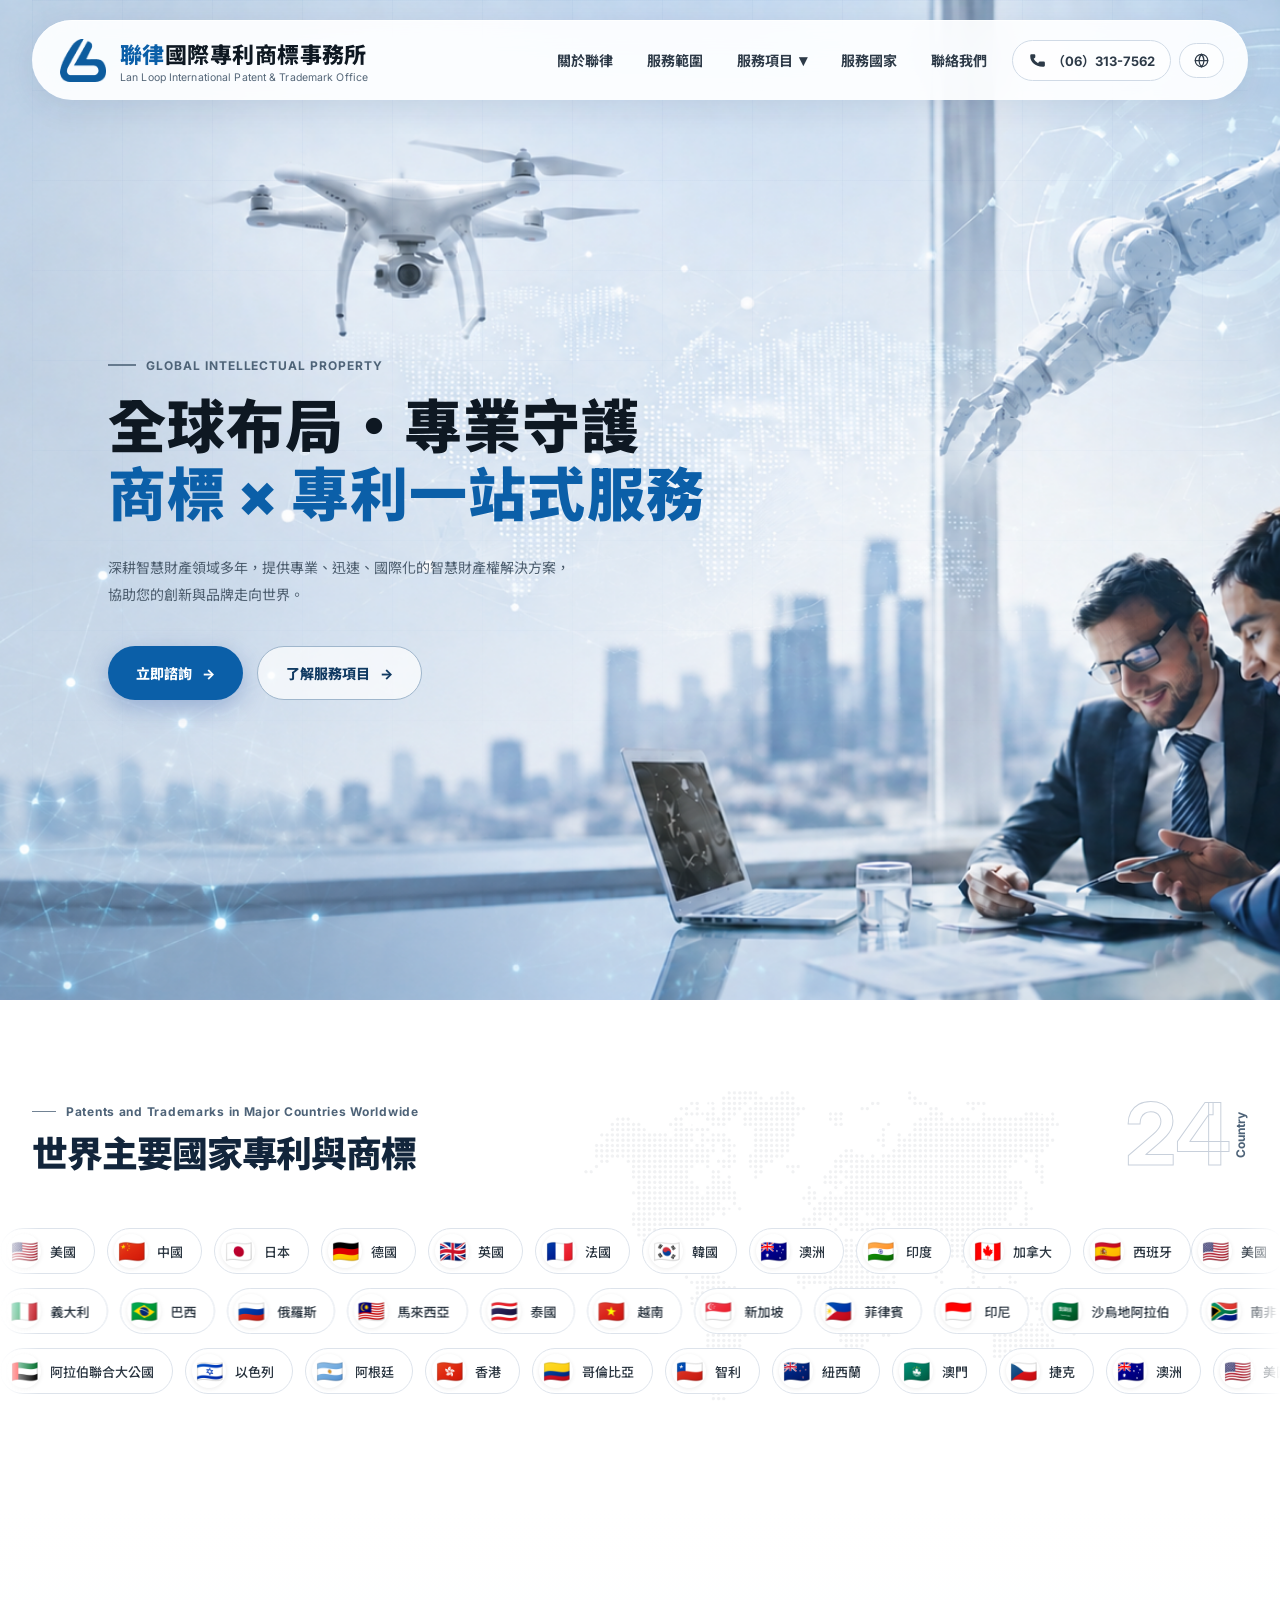
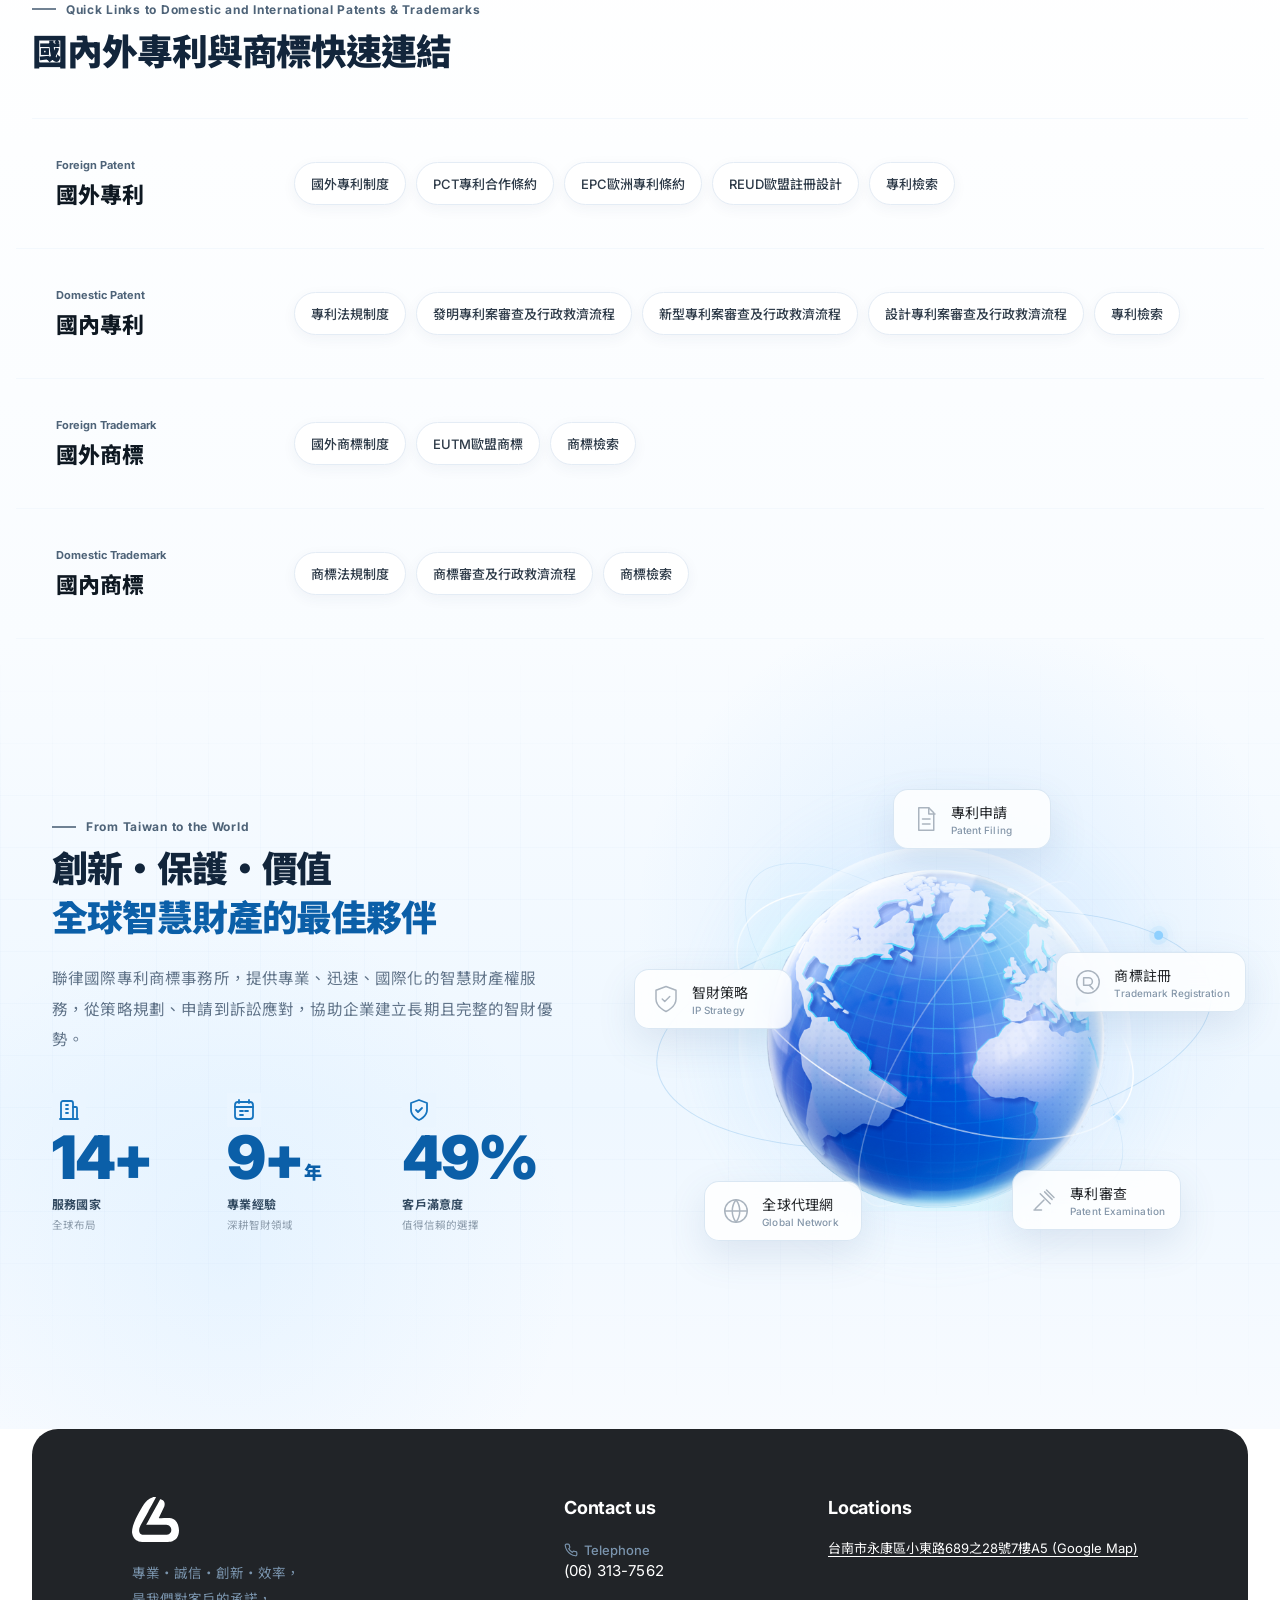
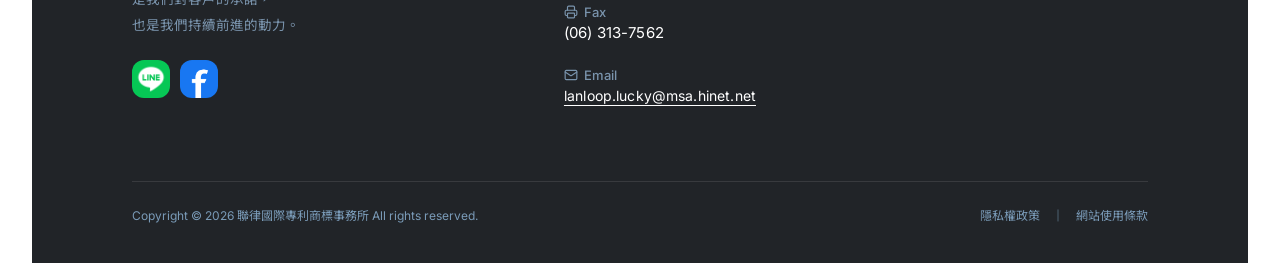
<file: index.html>
<!DOCTYPE html>
<html lang="zh-Hant">

<head>
  <meta charset="UTF-8" />
  <meta name="viewport" content="width=device-width, initial-scale=1.0" />
  <title>聯律國際專利商標事務所 | 全球智慧財產權服務</title>
  <meta name="description" content="聯律國際專利商標事務所，提供專業、迅速、國際化的商標與專利服務，深耕智慧財產領域，協助您的創新與品牌走向世界。" />
  <link rel="preconnect" href="https://fonts.googleapis.com">
  <link rel="preconnect" href="https://fonts.gstatic.com" crossorigin>
  <link
    href="https://fonts.googleapis.com/css2?family=Inter:wght@300;400;600;700;800&amp;family=Noto+Sans+TC:wght@300;400;500;700;900&amp;display=swap"
    rel="stylesheet">
  <style>
    /* ============================================================
   DESIGN TOKENS
   ============================================================ */
    :root {
      --bg: #ffffff;
      --panel: #ffffff;
      --ink: #0e1822;
      --ink-2: #2d3a48;
      --muted: #7a8898;
      --line: #f3f8fd;
      --blue: #0b5fa8;
      --blue-2: #2f8ae0;
      --blue-light: #e8f3ff;
      --navy: #09294d;
      --navy-2: #0f3b6a;
      --radius: 28px;
      --radius-sm: 16px;
      --shadow-sm: 0 4px 16px rgba(20, 50, 90, .06);
      --shadow-md: 0 12px 40px rgba(20, 50, 90, .10);
      --shadow-lg: 0 24px 64px rgba(20, 50, 90, .14);
      --ease-out: cubic-bezier(0.16, 1, 0.3, 1);
      --ease-spring: cubic-bezier(0.34, 1.56, 0.64, 1);
    }

    /* ============================================================
   RESET & BASE
   ============================================================ */
    *,
    *::before,
    *::after {
      box-sizing: border-box;
      margin: 0;
      padding: 0;
    }

    html {
      scroll-behavior: smooth;
    }

    section[id],
    .quick-row[id],
    .footer-wrap[id] {
      scroll-margin-top: 110px;
    }

    :focus-visible {
      outline: 2px solid var(--blue);
      outline-offset: 3px;
    }

    /* WCAG Prefers Reduced Motion */
    @media (prefers-reduced-motion: reduce) {
      *, *::before, *::after {
        animation-duration: 0.01ms !important;
        animation-iteration-count: 1 !important;
        transition-duration: 0.01ms !important;
        scroll-behavior: auto !important;
      }
      .reveal {
        opacity: 1 !important;
        transform: none !important;
      }
      .marquee-track {
        animation: none !important;
      }
    }

    body {
      font-family: 'Inter', 'Noto Sans TC', 'PingFang TC', 'Microsoft JhengHei', Arial, sans-serif;
      color: var(--ink);
      background: #ffffff;
      overflow-x: hidden;
      -webkit-font-smoothing: antialiased;
    }

    a {
      text-decoration: none;
      color: inherit;
    }

    img {
      display: block;
      max-width: 100%;
    }

    /* ============================================================
   LAYOUT
   ============================================================ */
    .page {
      width: 100%;
      overflow: hidden;
    }

    .container {
      width: min(1300px, calc(100% - 64px));
      margin: 0 auto;
    }

    /* ============================================================
   SCROLL ANIMATION BASE
   ============================================================ */
    .reveal {
      opacity: 0;
      transform: translateY(32px);
      transition: opacity 0.8s var(--ease-out), transform 0.8s var(--ease-out);
    }

    .reveal.in-view {
      opacity: 1;
      transform: translateY(0);
    }

    .reveal-delay-1 {
      transition-delay: 0.1s;
    }

    .reveal-delay-2 {
      transition-delay: 0.2s;
    }

    .reveal-delay-3 {
      transition-delay: 0.3s;
    }

    .reveal-delay-4 {
      transition-delay: 0.4s;
    }

    .reveal-delay-5 {
      transition-delay: 0.5s;
    }

    /* ============================================================
   HEADER
   ============================================================ */
    .header-wrap {
      position: fixed;
      top: 20px;
      left: 0;
      right: 0;
      z-index: 100;
      padding: 0;
    }

    .header-wrap.scrolled {
      padding: 0;
    }

    .header {
      height: 80px;
      border-radius: 999px;
      background: rgba(255, 255, 255, .92);
      backdrop-filter: blur(24px) saturate(160%);
      -webkit-backdrop-filter: blur(24px) saturate(160%);
      box-shadow: 0 8px 32px rgba(14, 40, 78, .08), 0 1px 0 rgba(255, 255, 255, .8) inset;
      display: flex;
      align-items: center;
      justify-content: space-between;
      padding: 0 24px 0 28px;
      transition: box-shadow 0.4s var(--ease-out);
    }

    .header-wrap.scrolled .header {
      box-shadow: 0 12px 40px rgba(14, 40, 78, .12), 0 1px 0 rgba(255, 255, 255, .8) inset;
      height: 80px;
    }

    /* Brand */
    .brand {
      display: flex;
      align-items: center;
      gap: 14px;
    }

    .logo {
      width: 46px;
      height: 46px;
      /* border-radius: 14px; */
      /* background: linear-gradient(135deg, #0c3d72, #1868b5); */
      display: grid;
      place-items: center;
      /* box-shadow: 0 6px 18px rgba(11, 70, 160, .28); */
      flex-shrink: 0;
      background: url('images/logo.png') center center no-repeat;
      background-size: contain;
    }

    .logo svg {
      width: 34px;
      height: 34px;
    }

    .brand-title {
      font-size: 22px;
      font-weight: 800;
      letter-spacing: .02em;
      color: var(--ink);
    }

    .brand-title>span {
      color: var(--blue);
    }

    .brand-sub {
      font-size: 10.5px;
      color: #546678;
      margin-top: 2px;
      letter-spacing: .01em;
    }

    /* Nav */
    .nav {
      display: flex;
      align-items: center;
      gap: 4px;
      font-size: 14px;
      font-weight: 700;
    }

    .nav a {
      padding: 10px 15px;
      border-radius: 999px;
      color: var(--ink-2);
      position: relative;
      transition: color 0.2s, background 0.2s;
    }

    .nav a::after {
      content: '';
      position: absolute;
      bottom: 6px;
      left: 15px;
      right: 15px;
      height: 2px;
      background: var(--blue-2);
      border-radius: 1px;
      transform: scaleX(0);
      transition: transform 0.25s var(--ease-out);
    }

    .nav a:hover {
      color: var(--blue);
    }

    .nav a:hover::after {
      transform: scaleX(1);
    }

    .nav a.active {
      background: var(--ink);
      color: white;
    }

    .nav a.active::after {
      display: none;
    }

    /* Navigation Dropdown Menu (Neuros Style) */
    .nav-item {
      position: relative;
      display: inline-flex;
      align-items: center;
    }

    .dropdown-trigger {
      padding: 10px 15px;
      border-radius: 999px;
      color: var(--ink-2);
      display: inline-flex;
      align-items: center;
      gap: 6px;
      font-weight: 700;
      cursor: pointer;
      transition: color 0.2s, background 0.2s;
    }

    .dropdown-trigger:hover,
    .nav-item.has-dropdown:hover .dropdown-trigger {
      color: var(--blue);
    }

    .dropdown-arrow {
      font-size: 16px;
      display: inline-block;
      transition: transform 0.3s var(--ease-out);
    }

    .nav-item.has-dropdown:hover .dropdown-arrow {
      transform: rotate(180deg);
    }

    .dropdown-menu {
      position: absolute;
      top: calc(100% + 12px);
      left: 50%;
      transform: translateX(-50%) translateY(10px);
      width: 200px;
      background: #ffffff;
      border: 1px solid rgba(228, 234, 242, 0.9);
      border-radius: 18px;
      padding: 8px;
      box-shadow: 0 16px 40px rgba(14, 40, 78, 0.12), 0 2px 8px rgba(14, 40, 78, 0.04);
      opacity: 0;
      visibility: hidden;
      pointer-events: none;
      transition: opacity 0.25s var(--ease-out), transform 0.25s var(--ease-out), visibility 0.25s;
      z-index: 200;
    }

    .dropdown-menu::before {
      content: '';
      position: absolute;
      top: -12px;
      left: 0;
      right: 0;
      height: 12px;
    }

    .nav-item.has-dropdown:hover .dropdown-menu {
      opacity: 1;
      visibility: visible;
      pointer-events: auto;
      transform: translateX(-50%) translateY(0);
    }

    .dropdown-link {
      display: flex;
      align-items: center;
      gap: 12px;
      padding: 12px 20px;
      border-radius: 14px;
      color: var(--ink-2);
      transition: background 0.2s, transform 0.2s, color 0.2s;
    }

    .dropdown-link:hover {
      background: #f0f7ff;
      color: var(--blue);
    }

    .dropdown-icon {
      font-size: 18px;
      width: 36px;
      height: 36px;
      border-radius: 10px;
      background: #f2f7fc;
      display: grid;
      place-items: center;
      flex-shrink: 0;
      transition: background 0.2s;
    }

    .dropdown-link:hover .dropdown-icon {
      background: #e1f0ff;
    }

    .dropdown-title {
      display: block;
      font-size: 14px;
      font-weight: 700;
      line-height: 1.2;
    }

    .dropdown-desc {
      display: block;
      font-size: 11px;
      color: #546678;
      margin-top: 2px;
      font-weight: 400;
    }

    .nav-phone {
      margin-left: 6px;
      border: 1.5px solid #d0dae6;
      padding: 10px 18px;
      border-radius: 999px;
      font-size: 13px;
      font-weight: 700;
      color: var(--ink-2);
      background: rgba(255, 255, 255, .6);
      display: inline-flex;
      align-items: center;
      gap: 6px;
      text-decoration: none;
      cursor: pointer;
      transition: border-color 0.2s, background 0.2s, box-shadow 0.2s, color 0.2s;
    }

    .nav-phone:hover {
      border-color: var(--blue);
      background: var(--blue-light);
      color: var(--blue);
      box-shadow: 0 4px 12px rgba(11, 95, 168, .1);
    }

    .nav-phone svg {
      width: 18px;
      height: 18px;
      position: relative;
      top: 1px;
      fill: currentColor;
    }

    /* Language Toggle Button */
    .nav-lang-wrap {
      position: relative;
      margin-left: 4px;
    }

    .nav-lang {
      border: 1.5px solid #d0dae6;
      padding: 9px 14px;
      border-radius: 999px;
      font-size: 13px;
      font-weight: 700;
      color: var(--ink-2);
      background: rgba(255, 255, 255, .6);
      display: flex;
      align-items: center;
      gap: 6px;
      cursor: pointer;
      font-family: inherit;
      transition: border-color 0.2s, background 0.2s, box-shadow 0.2s, color 0.2s;
    }

    .nav-lang:hover {
      border-color: var(--blue);
      background: var(--blue-light);
      color: var(--blue);
      box-shadow: 0 4px 12px rgba(11, 95, 168, .1);
    }

    .nav-lang svg {
      width: 15px;
      height: 15px;
    }

    .lang-dropdown {
      position: absolute;
      top: calc(100% + 10px);
      right: 0;
      width: 120px;
      background: #ffffff;
      border: 1px solid rgba(228, 234, 242, 0.9);
      border-radius: 16px;
      padding: 6px;
      box-shadow: 0 12px 32px rgba(14, 40, 78, 0.12);
      opacity: 0;
      visibility: hidden;
      transform: translateY(8px);
      transition: opacity 0.2s var(--ease-out), transform 0.2s var(--ease-out), visibility 0.2s;
      z-index: 200;
    }

    .nav-lang-wrap:hover .lang-dropdown {
      opacity: 1;
      visibility: visible;
      transform: translateY(0);
    }

    .lang-opt {
      width: 100%;
      text-align: left;
      padding: 8px 12px;
      border: none;
      background: transparent;
      border-radius: 10px;
      font-size: 13px;
      font-weight: 600;
      color: var(--ink-2);
      cursor: pointer;
      font-family: inherit;
      transition: background 0.2s, color 0.2s;
    }

    .lang-opt:hover {
      background: #f0f7ff;
      color: var(--blue);
    }

    .lang-opt.active {
      background: var(--blue);
      color: #ffffff;
    }

    /* Hamburger */
    .hamburger {
      display: none;
      flex-direction: column;
      gap: 5px;
      cursor: pointer;
      padding: 8px;
      border-radius: 12px;
      background: transparent;
      border: none;
      transition: background 0.2s;
    }

    .hamburger:hover {
      background: var(--blue-light);
    }

    .hamburger span {
      display: block;
      width: 22px;
      height: 2px;
      background: var(--ink);
      border-radius: 2px;
      transition: transform 0.3s var(--ease-out), opacity 0.3s;
    }

    .hamburger.open span:nth-child(1) {
      transform: rotate(45deg) translate(5px, 5px);
    }

    .hamburger.open span:nth-child(2) {
      opacity: 0;
      transform: scaleX(0);
    }

    .hamburger.open span:nth-child(3) {
      transform: rotate(-45deg) translate(5px, -5px);
    }

    /* Mobile Menu */
    .mobile-menu {
      display: none;
      position: fixed;
      inset: 0;
      z-index: 99;
      background: rgba(9, 41, 77, .97);
      backdrop-filter: blur(16px);
      flex-direction: column;
      align-items: center;
      justify-content: center;
      gap: 8px;
      opacity: 0;
      transform: translateY(-20px);
      transition: opacity 0.35s var(--ease-out), transform 0.35s var(--ease-out);
      pointer-events: none;
      overflow-y: auto;
      padding: 40px 20px;
    }

    .mobile-menu.open {
      display: flex;
      opacity: 1;
      transform: translateY(0);
      pointer-events: all;
    }

    .mobile-menu a.mobile-nav-link {
      font-size: 20px;
      font-weight: 700;
      color: white;
      padding: 10px 28px;
      border-radius: 14px;
      transition: background 0.2s, color 0.2s;
      text-align: center;
    }

    .mobile-menu a.mobile-nav-link:hover {
      background: rgba(255, 255, 255, .1);
      color: #7ec8ff;
    }

    .mobile-menu-actions {
      display: flex;
      gap: 12px;
      margin-top: 20px;
      flex-wrap: wrap;
      justify-content: center;
    }

    .mobile-menu-btn {
      display: inline-flex;
      align-items: center;
      gap: 8px;
      padding: 12px 22px;
      border-radius: 999px;
      font-size: 14px;
      font-weight: 700;
      color: white;
      background: rgba(255, 255, 255, 0.15);
      border: 1px solid rgba(255, 255, 255, 0.3);
      transition: background 0.2s, transform 0.2s;
    }

    .mobile-menu-btn:hover {
      background: rgba(255, 255, 255, 0.3);
      transform: translateY(-2px);
    }

    .mobile-menu-btn.primary {
      background: var(--blue-2);
      border-color: var(--blue-2);
    }

    .mobile-menu-close {
      position: absolute;
      top: 24px;
      right: 24px;
      background: rgba(255, 255, 255, .15);
      border: none;
      color: white;
      font-size: 26px;
      width: 44px;
      height: 44px;
      border-radius: 50%;
      cursor: pointer;
      display: grid;
      place-items: center;
      transition: background 0.2s;
    }

    .mobile-menu-close:hover {
      background: rgba(255, 255, 255, .25);
    }

    /* ============================================================
   HERO
   ============================================================ */
    .hero-wrapper {
      position: relative;
      width: 100%;
      background-image: url('images/first_banner.png');
      background-size: cover;
      background-position: center center;
      background-repeat: no-repeat;
      overflow: hidden;
    }

    .hero {
      min-height: 1000px;
      position: relative;
      display: flex;
      align-items: center;
      padding: 130px 0 80px;
    }

    /* grid lines */
    .hero::before {
      content: '';
      position: absolute;
      inset: 0;
      background-image:
        linear-gradient(rgba(11, 70, 160, .04) 1px, transparent 1px),
        linear-gradient(90deg, rgba(11, 70, 160, .04) 1px, transparent 1px);
      background-size: 90px 90px;
      mask-image: linear-gradient(to bottom, rgba(0, 0, 0, .7), rgba(0, 0, 0, 0));
      pointer-events: none;
    }

    .hero-copy {
      position: relative;
      z-index: 2;
      padding-left: 76px;
    }

    .eyebrow {
      display: inline-flex;
      align-items: center;
      gap: 10px;
      font-size: 12px;
      font-weight: 700;
      color: #4e6378;
      letter-spacing: .08em;
      margin-bottom: 20px;
    }

    .eyebrow::before {
      content: '';
      width: 28px;
      height: 1.5px;
      background-color: #4e6378;
      opacity: 0.8;
    }

    .hero h1 {
      font-size: 58px;
      line-height: 1.18;
      margin: 0 0 24px;
      font-weight: 900;
      letter-spacing: .02em;
      color: var(--ink);
    }

    .hero h1 .blue {
      background: var(--blue);
      -webkit-background-clip: text;
      -webkit-text-fill-color: transparent;
      background-clip: text;
    }

    .hero p {
      font-size: 14px;
      line-height: 1.95;
      color: #4a5b6c;
      max-width: 520px;
      font-weight: 400;
    }

    /* Buttons */
    .hero-actions {
      display: flex;
      gap: 14px;
      margin-top: 38px;
      flex-wrap: wrap;
    }

    .btn {
      display: inline-flex;
      align-items: center;
      justify-content: center;
      gap: 10px;
      height: 54px;
      padding: 0 28px;
      border-radius: 999px;
      font-size: 14px;
      font-weight: 800;
      transition: transform 0.25s var(--ease-spring), box-shadow 0.25s var(--ease-out);
      position: relative;
      overflow: hidden;
    }

    .btn::after {
      content: '';
      position: absolute;
      inset: 0;
      background: linear-gradient(135deg, rgba(255, 255, 255, .2), transparent 50%);
      opacity: 0;
      transition: opacity 0.25s;
    }

    .btn:hover::after {
      opacity: 1;
    }

    .btn:hover {
      transform: translateY(-2px);
    }

    .btn:active {
      transform: translateY(0);
    }

    .btn-primary {
      background: var(--blue);
      color: #fff;
      box-shadow: 0 8px 24px rgba(10, 58, 150, .28);
    }

    .btn-primary:hover {
      box-shadow: 0 14px 36px rgba(10, 58, 150, .38);
    }

    .btn-ghost {
      border: 1.5px solid #9fb6cc;
      background: rgba(255, 255, 255, .7);
      color: #103a62;
    }

    .btn-ghost:hover {
      border-color: var(--blue);
    }

    .btn-arrow {
      display: inline-flex;
      align-items: center;
      gap: 6px;
      transition: transform 0.2s var(--ease-out);
    }

    .btn:hover .btn-arrow {
      transform: translateX(4px);
    }

    /* ============================================================
   HERO ART
   ============================================================ */
    .hero-art {
      position: relative;
      height: 580px;
    }

    /* Globe */
    .globe {
      position: absolute;
      right: 60px;
      top: 30px;
      width: 400px;
      height: 400px;
      border-radius: 50%;
      background: radial-gradient(circle at 32% 26%,
          rgba(255, 255, 255, .98),
          rgba(200, 228, 252, .88) 32%,
          rgba(110, 175, 238, .60) 65%,
          rgba(55, 120, 190, .22) 100%);
      box-shadow:
        0 40px 100px rgba(30, 90, 170, .14),
        inset -20px -18px 60px rgba(60, 130, 215, .18),
        inset 10px 12px 30px rgba(255, 255, 255, .6);
      animation: globe-float 6s ease-in-out infinite;
    }

    @keyframes globe-float {

      0%,
      100% {
        transform: translateY(0px);
      }

      50% {
        transform: translateY(-12px);
      }
    }

    /* Globe rings */
    .globe::before,
    .globe::after {
      content: '';
      position: absolute;
      border-radius: 50%;
      border: 1.5px solid rgba(80, 155, 230, .30);
      animation: ring-rotate 18s linear infinite;
    }

    .globe::before {
      inset: -26px;
      transform-origin: center;
      animation-direction: normal;
    }

    .globe::after {
      inset: -58px;
      border-color: rgba(80, 155, 230, .18);
      border-width: 1px;
      animation-duration: 26s;
      animation-direction: reverse;
    }

    @keyframes ring-rotate {
      from {
        transform: rotate(0deg) scaleY(.54);
      }

      to {
        transform: rotate(360deg) scaleY(.54);
      }
    }

    /* World lines on globe */
    .world-lines {
      position: absolute;
      inset: 0;
      border-radius: 50%;
      background:
        repeating-radial-gradient(circle at 50% 50%, transparent 0 28px, rgba(40, 120, 210, .09) 29px 30px),
        linear-gradient(90deg, transparent 47%, rgba(55, 140, 230, .15) 49% 51%, transparent 53%),
        linear-gradient(0deg, transparent 47%, rgba(55, 140, 230, .10) 49% 51%, transparent 53%);
      mix-blend-mode: multiply;
    }

    /* City skyline */
    .city {
      position: absolute;
      right: 14px;
      bottom: 60px;
      width: 530px;
      height: 160px;
      opacity: .55;
      background: linear-gradient(180deg, transparent, rgba(80, 145, 215, .20));
      clip-path: polygon(0 100%, 0 72%, 6% 72%, 6% 47%, 10% 47%, 10% 75%, 14% 75%, 14% 55%, 18% 55%, 18% 24%, 23% 24%, 23% 63%, 28% 63%, 28% 40%, 33% 40%, 33% 76%, 38% 76%, 38% 58%, 43% 58%, 43% 28%, 48% 28%, 48% 71%, 53% 71%, 53% 48%, 58% 48%, 58% 34%, 63% 34%, 63% 67%, 68% 67%, 68% 18%, 72% 18%, 72% 59%, 77% 59%, 77% 38%, 82% 38%, 82% 73%, 86% 73%, 86% 46%, 91% 46%, 91% 62%, 95% 62%, 95% 52%, 100% 52%, 100% 100%);
    }

    /* Floating icon cards */
    .floating {
      position: absolute;
      width: 62px;
      height: 62px;
      border: 1px solid rgba(50, 128, 215, .20);
      border-radius: 18px;
      background: rgba(255, 255, 255, .60);
      backdrop-filter: blur(8px);
      -webkit-backdrop-filter: blur(8px);
      display: grid;
      place-items: center;
      color: #5aa3e0;
      font-size: 18px;
      font-weight: 800;
      box-shadow: 0 8px 28px rgba(30, 90, 170, .10);
      animation: card-float 5s ease-in-out infinite;
    }

    .f1 {
      right: 2px;
      top: 110px;
      animation-delay: 0s;
      animation-duration: 5.5s;
    }

    .f2 {
      right: 462px;
      top: 308px;
      animation-delay: -2s;
      animation-duration: 4.8s;
    }

    .f3 {
      right: 108px;
      top: 350px;
      animation-delay: -1s;
      animation-duration: 5.2s;
    }

    @keyframes card-float {

      0%,
      100% {
        transform: translateY(0px) rotate(0deg);
      }

      33% {
        transform: translateY(-8px) rotate(2deg);
      }

      66% {
        transform: translateY(4px) rotate(-1deg);
      }
    }

    /* Consult card */
    .consult {
      position: absolute;
      right: -10px;
      bottom: 20px;
      width: 240px;
      padding: 22px 24px;
      border-radius: 22px;
      background: white;
      box-shadow: 0 20px 60px rgba(30, 65, 115, .12);
      display: flex;
      flex-direction: column;
      animation: card-float 7s ease-in-out infinite;
      animation-delay: -3s;
    }

    .consult-label {
      font-size: 11px;
      color: var(--muted);
      font-weight: 600;
      letter-spacing: .06em;
      text-transform: uppercase;
      margin-bottom: 8px;
    }

    .consult-num {
      font-size: 30px;
      font-weight: 900;
      color: var(--navy);
      line-height: 1;
    }

    .consult-sub {
      font-size: 12px;
      color: #8a9bae;
      margin-top: 6px;
    }

    .consult-badge {
      margin-top: 14px;
      display: inline-flex;
      align-items: center;
      gap: 6px;
      background: var(--blue-light);
      color: var(--blue);
      font-size: 11px;
      font-weight: 700;
      padding: 6px 12px;
      border-radius: 999px;
      width: fit-content;
    }

    .consult-badge::before {
      content: '●';
      font-size: 8px;
      color: #2cc86a;
    }

    /* ============================================================
   COUNTRIES SECTION
   ============================================================ */

    .countries {
      padding: 100px 0 110px;
      position: relative;
      margin-top: -4px;
      min-height: 420px;
      overflow: visible;
    }

    /* World map background */
    .countries::before {
      content: '';
      position: absolute;
      width: 100%;
      height: 100%;
      left: 0;
      top: 0;
      background-image: url('images/first_worldmap.png');
      background-repeat: no-repeat;
      background-position: 76% center;
      background-size: contain;
      opacity: .12;
      pointer-events: none;
    }

    /* Standardized Section Kicker & Title */
    .section-kicker {
      position: relative;
      z-index: 2;
      font-size: 12px;
      font-weight: 700;
      color: #4e6378;
      letter-spacing: .06em;
      margin-bottom: 14px;
      display: inline-flex;
      align-items: center;
      gap: 10px;
    }

    .section-kicker::before {
      content: '';
      width: 24px;
      height: 1.5px;
      background-color: #4e6378;
      opacity: 0.8;
    }

    .section-title {
      position: relative;
      z-index: 2;
      font-size: clamp(34px, 2.8vw, 46px);
      font-weight: 900;
      line-height: 1.2;
      letter-spacing: -.03em;
      color: #12253b;
      margin-bottom: 24px;
    }

    /* Country count display */
    .countries-count {
      position: absolute;
      z-index: 2;
      right: 0;
      top: 0;
      display: flex;
      align-items: center;
      gap: 2px;
    }

    .countries-count strong {
      display: block;
      font-size: 86px;
      font-weight: bold;
      line-height: .9;
      color: transparent;
      -webkit-text-stroke: 1px #c8d0db;
      font-family: 'Inter', sans-serif;
    }

    .countries-count span {
      font-size: 12px;
      font-weight: 700;
      writing-mode: vertical-rl;
      transform: rotate(180deg);
      color: #4e6378;
    }

    /* Flag marquee */
    .flags-marquee {
      position: relative;
      z-index: 2;
      margin-top: 52px;
      display: flex;
      flex-direction: column;
      gap: 14px;
      /* hide scrollbar */
      overflow: hidden;
      width: 100vw;
      left: 50%;
      right: 50%;
      margin-left: -50vw;
      margin-right: -50vw;
    }

    .marquee-row {
      display: flex;
      width: 100%;
      overflow: hidden;
      mask-image: linear-gradient(90deg, transparent 0%, #212428 3%, #212428 97%, transparent 100%);
      -webkit-mask-image: linear-gradient(90deg, transparent 0%, #212428 3%, #212428 97%, transparent 100%);
    }

    .marquee-track {
      display: flex;
      gap: 12px;
      flex-shrink: 0;
      align-items: center;
      animation: marquee-left 38s linear infinite;
      will-change: transform;
    }

    .marquee-track.rtl {
      animation: marquee-right 42s linear infinite;
    }

    .marquee-track.ltr-slow {
      animation: marquee-left 46s linear infinite;
    }

    /* Pause on hover */
    .marquee-row:hover .marquee-track {
      animation-play-state: paused;
    }

    @keyframes marquee-left {
      from {
        transform: translateX(0);
      }

      to {
        transform: translateX(-50%);
      }
    }

    @keyframes marquee-right {
      from {
        transform: translateX(-50%);
      }

      to {
        transform: translateX(0);
      }
    }

    .flag {
      min-height: 44px;
      display: inline-flex;
      align-items: center;
      gap: 9px;
      padding: 5px 18px 5px 6px;
      border: 1px solid #dde3eb;
      border-radius: 999px;
      background: rgba(255, 255, 255, .95);
      font-size: 13px;
      color: #2a3540;
      font-weight: 500;
      white-space: nowrap;
      cursor: default;
      flex-shrink: 0;
      transition: transform 0.25s var(--ease-spring), border-color 0.2s;
    }

    .flag:hover {
      border-color: #a8c4e0;
      background: #f0f7ff;
    }

    .flag i {
      width: 34px;
      height: 34px;
      border-radius: 50%;
      display: grid;
      place-items: center;
      background: #fff;
      font-style: normal;
      font-size: 22px;
      line-height: 1;
      box-shadow: 0 1px 4px rgba(0, 0, 0, .08);
      flex-shrink: 0;
    }

    /* ============================================================
   BRIDGE SECTION — Airy Global IP Redesign
   ============================================================ */
    .bridge {
      position: relative;
      overflow: hidden;
      padding: 110px 0 120px;
      background:
        radial-gradient(circle at 75% 36%, rgba(112, 183, 255, .16), transparent 30%),
        radial-gradient(circle at 18% 78%, rgba(121, 194, 255, .10), transparent 28%),
        linear-gradient(180deg, #f9fcff 0%, #eef7ff 58%, #f8fbff 100%);
      color: var(--ink);
    }

    .bridge::before {
      content: '';
      position: absolute;
      inset: 0;
      pointer-events: none;
      opacity: .58;
      background-image:
        linear-gradient(rgba(40, 112, 184, .035) 1px, transparent 1px),
        linear-gradient(90deg, rgba(40, 112, 184, .035) 1px, transparent 1px);
      background-size: 52px 52px;
      mask-image: linear-gradient(to bottom, transparent 0%, #212428 20%, #212428 74%, transparent 100%);
      -webkit-mask-image: linear-gradient(to bottom, transparent 0%, #212428 20%, #212428 74%, transparent 100%);
    }

    .bridge::after {
      content: '';
      position: absolute;
      left: -6%;
      right: -6%;
      bottom: -88px;
      height: 180px;
      opacity: .48;
      background:
        repeating-radial-gradient(ellipse at 50% 120%, transparent 0 14px, rgba(47, 138, 224, .16) 15px 16px, transparent 17px 25px);
      transform: scaleY(.42);
      transform-origin: bottom;
      pointer-events: none;
    }

    .bridge-inner {
      display: grid;
      grid-template-columns: minmax(0, .93fr) minmax(520px, 1.07fr);
      align-items: center;
      gap: 76px;
      min-height: 560px;
      padding: 0 20px;
    }

    .bridge-copy {
      padding: 8px 0 20px;
      position: relative;
      z-index: 5;
    }

    .bridge .section-kicker {
      margin-bottom: 14px;
    }

    .bridge h2 {
      max-width: 610px;
      margin: 0 0 24px;
      font-size: clamp(34px, 2.8vw, 46px);
      line-height: 1.2;
      letter-spacing: -.03em;
      font-weight: 900;
      color: #12253b;
    }

    .bridge h2 .accent {
      display: inline-block;
      margin-top: 6px;
      color: var(--blue);
    }

    .bridge-copy>p {
      max-width: 570px;
      margin: 0;
      color: #617489;
      font-size: 15.5px;
      line-height: 1.95;
      letter-spacing: .01em;
    }

    .stats {
      display: grid;
      grid-template-columns: repeat(3, minmax(0, 1fr));
      gap: 14px;
      margin-top: 38px;
      max-width: 610px;
    }

    .stat {
      min-width: 0;
    }

    .stat-icon {
      width: 34px;
      height: 34px;
      display: grid;
      place-items: center;
      color: #1574bf;
      background: #eaf5ff;
    }

    .stat-icon svg {
      width: 24px;
      height: 24px;
      stroke: currentColor;
      fill: none;
      stroke-width: 1.8;
      stroke-linecap: round;
      stroke-linejoin: round;
    }

    .stat-num {
      color: var(--blue);
      font-size: 60px;
      font-weight: 900;
      line-height: 1;
      letter-spacing: -.04em;
    }

    .stat-label {
      margin-top: 8px;
      color: #334b62;
      font-size: 12px;
      font-weight: 700;
      letter-spacing: .02em;
      white-space: nowrap;
    }

    .stat-sub {
      margin-top: 6px;
      color: #8a9aaa;
      font-size: 10.5px;
      line-height: 1.45;
    }

    .bridge-visual {
      position: relative;
      min-height: 545px;
      display: grid;
      place-items: center;
      isolation: isolate;
    }

    .bridge-glow {
      position: absolute;
      width: 520px;
      height: 520px;
      border-radius: 50%;
      background: radial-gradient(circle, rgba(78, 164, 232, .20), rgba(135, 202, 255, .07) 45%, transparent 70%);
      filter: blur(8px);
      z-index: -3;
    }

    .bridge-globe {
      width: 400px;
      height: 400px;
      position: relative;
      background-image: url('images/first_earth.png');
      background-size: contain;
      background-position: center;
      background-repeat: no-repeat;
      animation: bridge-globe-float 7s ease-in-out infinite;
    }

    .orbit {
      position: absolute;
      left: 50%;
      top: 50%;
      width: 560px;
      height: 230px;
      border: 1px solid rgba(65, 153, 219, .23);
      border-radius: 50%;
      transform: translate(-50%, -50%) rotate(-8deg);
      z-index: -1;
    }

    .orbit.o2 {
      width: 470px;
      height: 430px;
      opacity: .55;
      transform: translate(-50%, -50%) rotate(40deg) scaleY(.42);
    }

    .orbit::after {
      content: '';
      position: absolute;
      width: 9px;
      height: 9px;
      border-radius: 50%;
      top: 21%;
      right: 7%;
      background: #8fd1ff;
      box-shadow: 0 0 0 5px rgba(143, 209, 255, .16), 0 0 18px rgba(75, 165, 231, .55);
    }

    .svc-card {
      position: absolute;
      min-width: 158px;
      display: flex;
      align-items: center;
      gap: 10px;
      padding: 12px 15px;
      border-radius: 15px;
      background: rgba(255, 255, 255, .82);
      border: 1px solid rgba(95, 152, 199, .22);
      box-shadow: 0 14px 38px rgba(61, 102, 143, .13);
      backdrop-filter: blur(16px);
      -webkit-backdrop-filter: blur(16px);
      animation: bridge-card-float 6s ease-in-out infinite;
      z-index: 4;
    }

    .svc-icon {
      width: 32px;
      height: 32px;
      display: grid;
      place-items: center;
      flex-shrink: 0;
      border-radius: 10px;
      color: #aab4bf;
    }

    .svc-icon svg {
      width: 30px;
      height: 30px;
      stroke: currentColor;
      fill: none;
      stroke-width: 1.2;
      stroke-linecap: round;
      stroke-linejoin: round;
    }

    .svc-card-text {
      display: block;
      color: #212428;
      font-size: 14px;
      font-weight: 400;
      letter-spacing: .02em;
    }

    .svc-card-tag {
      display: block;
      margin-top: 2px;
      color: #8496a9;
      font-size: 10px;
      font-weight: 500;
      letter-spacing: .01em;
    }

    .sc1 {
      top: 6%;
      left: 43%;
      animation-delay: 0s;
    }

    .sc2 {
      top: 36%;
      right: -3%;
      animation-delay: -1.1s;
    }

    .sc3 {
      top: 39%;
      left: -1%;
      animation-delay: -2.1s;
    }

    .sc4 {
      bottom: 13%;
      right: 8%;
      animation-delay: -3.2s;
    }

    .sc5 {
      bottom: 11%;
      left: 11%;
      animation-delay: -4.1s;
    }

    .bridge-services {
      position: relative;
      z-index: 5;
      margin-top: 40px;
      display: none;
      grid-template-columns: repeat(5, 1fr);
      overflow: hidden;
      border: 1px solid rgba(113, 160, 202, .20);
      border-radius: 22px;
      background: rgba(255, 255, 255, .76);
      box-shadow: 0 18px 52px rgba(45, 93, 138, .10);
      backdrop-filter: blur(16px);
      -webkit-backdrop-filter: blur(16px);
    }

    .bridge-service {
      min-height: 96px;
      padding: 20px 22px;
      display: flex;
      align-items: center;
      gap: 14px;
      position: relative;
      transition: background .25s, transform .25s var(--ease-out);
    }

    .bridge-service+.bridge-service::before {
      content: '';
      position: absolute;
      left: 0;
      top: 24%;
      bottom: 24%;
      width: 1px;
      background: #dce8f2;
    }

    .bridge-service:hover {
      background: rgba(231, 245, 255, .72);
    }

    .bridge-service-icon {
      width: 42px;
      height: 42px;
      display: grid;
      place-items: center;
      flex: 0 0 42px;
      color: #0c6ab6;
      border-radius: 13px;
      background: #edf7ff;
    }

    .bridge-service-icon svg {
      width: 21px;
      height: 21px;
      stroke: currentColor;
      fill: none;
      stroke-width: 1.8;
      stroke-linecap: round;
      stroke-linejoin: round;
    }

    .bridge-service strong {
      display: block;
      color: #183b59;
      font-size: 14px;
      font-weight: 800;
    }

    .bridge-service span {
      display: block;
      margin-top: 4px;
      color: #8a9aaa;
      font-size: 10.5px;
      line-height: 1.45;
    }

    @keyframes bridge-globe-float {

      0%,
      100% {
        transform: translateY(0);
      }

      50% {
        transform: translateY(-12px);
      }
    }

    @keyframes bridge-card-float {

      0%,
      100% {
        transform: translateY(0);
      }

      50% {
        transform: translateY(-8px);
      }
    }

    @media (max-width: 1180px) {
      .bridge-inner {
        grid-template-columns: 1fr 1fr;
        gap: 36px;
      }

      .bridge-visual {
        min-height: 500px;
        transform: scale(.92);
        transform-origin: center;
      }

      .bridge-services {
        grid-template-columns: repeat(3, 1fr);
      }

      .bridge-service:nth-child(4),
      .bridge-service:nth-child(5) {
        border-top: 1px solid #e5eef6;
      }
    }

    @media (max-width: 900px) {
      .bridge {
        padding: 78px 0 64px;
      }

      .bridge-inner {
        grid-template-columns: 1fr;
        gap: 16px;
      }

      .bridge-copy {
        padding: 0;
      }

      .bridge h2 {
        max-width: 680px;
      }

      .bridge-copy>p {
        max-width: 680px;
      }

      .bridge-visual {
        min-height: 500px;
        transform: none;
      }

      .stats {
        max-width: 100%;
      }

      .bridge-services {
        grid-template-columns: 1fr 1fr;
        margin-top: 22px;
      }

      .bridge-service:nth-child(n+3) {
        border-top: 1px solid #e5eef6;
      }

      .bridge-service:nth-child(odd)::before {
        display: none;
      }
    }

    @media (max-width: 620px) {
      .bridge {
        padding-top: 64px;
      }

      .bridge h2 {
        font-size: 38px;
      }

      .stats {
        grid-template-columns: 1fr;
      }

      .stat {
        display: grid;
        grid-template-columns: 42px auto;
        grid-template-areas:
          'icon num'
          'icon label'
          'icon sub';
        column-gap: 14px;
        align-items: center;
      }

      .stat-icon {
        grid-area: icon;
        margin-bottom: 0;
      }

      .stat-num {
        grid-area: num;
        font-size: 30px;
      }

      .stat-label {
        grid-area: label;
        margin-top: 4px;
      }

      .stat-sub {
        grid-area: sub;
      }

      .bridge-visual {
        min-height: 420px;
        transform: scale(.82);
        transform-origin: top center;
        margin-bottom: -70px;
      }

      .bridge-services {
        grid-template-columns: 1fr;
      }

      .bridge-service+.bridge-service::before {
        left: 18px;
        right: 18px;
        top: 0;
        bottom: auto;
        width: auto;
        height: 1px;
      }

      .bridge-service:nth-child(n+3) {
        border-top: 0;
      }
    }

    /* ============================================================
   QUICK LINKS
   ============================================================ */
    .quick {
      padding: 90px 0 0;
      background-image: linear-gradient(180deg, #fff, #f9fcff);
    }

    .quick-list {
      margin-top: 44px;
      border-top: 1px solid var(--line);
    }

    .quick-row {
      min-height: 130px;
      display: grid;
      grid-template-columns: 210px 1fr;
      align-items: center;
      border-bottom: 1px solid var(--line);
      gap: 28px;
      transition: background 0.2s;
      padding: 16px 40px;
      margin: 0 -16px;
    }

    .quick-row:hover {
      background: rgba(11, 95, 168, .03);
    }

    .quick-label small {
      display: block;
      color: #4e6378;
      font-size: 11px;
      font-weight: 700;
      margin-bottom: 5px;
    }

    .quick-label strong {
      font-size: 22px;
      font-weight: 800;
      color: var(--ink);
    }

    /* Pills */
    .pills {
      display: flex;
      gap: 10px;
      flex-wrap: wrap;
    }

    .pill {
      position: relative;
      display: inline-flex;
      align-items: center;
      padding: 11px 16px;
      background: #fff;
      border: 1.5px solid #e4ecf5;
      border-radius: 999px;
      box-shadow: 0 4px 14px rgba(35, 65, 100, .05);
      font-size: 13px;
      font-weight: 500;
      color: var(--ink-2);
      transition: padding .25s, transform 0.25s var(--ease-spring), box-shadow 0.25s, border-color 0.2s, color 0.2s, background 0.2s;
      cursor: pointer;
    }

    .pill.pill-featured {
      border-color: var(--blue-2);
      background: #f0f7ff;
      color: var(--blue);
      font-weight: 700;
    }

    .pill.pill-featured .pill-tag {
      background: var(--blue);
      color: #ffffff;
      font-size: 10px;
      font-weight: 700;
      padding: 2px 7px;
      border-radius: 999px;
      margin-left: 2px;
    }

    .pill .pill-arrow {
      position: absolute;
      right: 12px;
      opacity: 0;
      transform: translateX(-4px);
      transition: opacity 0.2s, transform 0.2s var(--ease-out);
      font-size: 11px;
    }

    .pill:hover {
      /* transform: translateY(-2px); */
      /* box-shadow: 0 8px 24px rgba(11, 95, 168, .12); */
      border-color: #a8c8e8;
      color: var(--blue);
      background: var(--blue-light);
      padding-right: 28px;
    }

    .pill:hover .pill-arrow {
      opacity: 1;
      transform: translateX(0);
    }

    /* ============================================================
   FOOTER
   ============================================================ */

    .footer {
      min-height: 380px;
      background: #212428;
      color: white;
      padding: 68px 100px 40px;
      border-radius: 26px 26px 0 0;
      position: relative;
      overflow: hidden;
    }

    .footer-grid {
      display: grid;
      grid-template-columns: 1fr auto auto;
      gap: 72px;
      align-items: start;
      position: relative;
      z-index: 2;
    }

    .footer-contact {
      justify-self: end;
    }

    .footer-locations {
      justify-self: end;
    }

    .footer-logo {
      width: 47px;
      height: 45px;
      margin-bottom: 18px;
    }

    .footer-tagline {
      font-size: 13.5px;
      color: #7a94ad;
      line-height: 1.95;
      margin-bottom: 22px;
    }

    .footer-socials {
      display: flex;
      gap: 10px;
    }

    .footer-social {
      width: 38px;
      height: 38px;
      border-radius: 12px;
      transition: transform 0.2s var(--ease-spring);
      overflow: hidden;
    }

    .footer-social img {
      width: 100%;
      height: 100%;
      display: block;
    }

    .footer-social:hover {
      transform: translateY(-2px);
    }

    .footer-contact h3,
    .footer-locations h3 {
      margin: 0 0 20px;
      font-size: 18px;
      font-weight: 700;
      color: #ffffff;
      letter-spacing: -0.01em;
    }

    .contact-item {
      margin-top: 24px;
    }

    .contact-item-label {
      display: flex;
      align-items: center;
      gap: 6px;
      color: #7a94ad;
      font-size: 13px;
      font-weight: 500;
      margin-bottom: 3px;
    }

    .contact-icon {
      width: 14px;
      height: 14px;
      stroke: #7a94ad;
      fill: none;
      stroke-width: 2;
      stroke-linecap: round;
      stroke-linejoin: round;
      flex-shrink: 0;
    }

    .contact-item-val {
      color: #ffffff;
      font-size: 15px;
      letter-spacing: .01em;
      line-height: 1.3;
    }

    .contact-item-val.phone-val a {
      color: #ffffff;
      text-decoration: none;
      transition: color 0.2s;
    }

    .contact-item-val.phone-val a:hover {
      color: #64b6ef;
      text-decoration: underline;
    }

    .contact-item-val.email-val a {
      color: #ffffff;
      text-decoration: underline;
      text-underline-offset: 4px;
      font-size: 14px;
      transition: color 0.2s;
    }

    .contact-item-val.email-val a:hover {
      color: #64b6ef;
    }

    .location-address {
      color: #ffffff;
      font-size: 14px;
      margin-bottom: 4px;
      line-height: 1.45;
    }

    /* Map Box Preview */
    .mapbox-preview {
      width: 100%;
      width: 320px;
      height: 170px;
      position: relative;
      overflow: hidden;
      border-radius: 12px;
    }

    .mapbox-preview iframe {
      width: 100%;
      height: 100%;
      border: 0;
      display: block;
    }

    .map-external-link {
      display: inline-flex;
      align-items: center;
      gap: 6px;
      margin-bottom: 10px;
      font-size: 13px;
      text-decoration: underline;
      text-underline-offset: 3px;
      transition: color 0.2s;
    }

    .map-external-link:hover {
      color: #64b6ef;
    }

    .footer-bottom {
      border-top: 1px solid rgba(255, 255, 255, .10);
      margin-top: 40px;
      padding-top: 24px;
      display: flex;
      justify-content: space-between;
      align-items: center;
      color: #7a9bb8;
      font-size: 12px;
      position: relative;
      z-index: 2;
      flex-wrap: wrap;
      gap: 12px;
    }

    .footer-bottom a {
      color: #7a9bb8;
      transition: color 0.2s;
    }

    .footer-bottom a:hover {
      color: white;
    }

    /* ============================================================
   RESPONSIVE
   ============================================================ */
    @media (max-width: 1100px) {
      .nav {
        display: none;
      }

      .hamburger {
        display: flex;
      }

      .hero {
        grid-template-columns: 1fr;
        min-height: auto;
      }

      .hero-copy {
        padding: 80px 20px 30px;
      }

      .hero-art {
        height: 460px;
      }

      .bridge-inner {
        grid-template-columns: 1fr;
      }

      .bridge-copy {
        padding: 60px 30px 40px;
      }

      .bridge-visual {
        min-height: 360px;
        border-left: none;
        border-top: 1px solid rgba(255, 255, 255, .08);
        padding: 40px 30px 60px;
      }

      .bridge-globe {
        width: 240px;
        height: 240px;
      }

      .bridge-globe::after {
        width: 320px;
        height: 320px;
      }

      .quick {
        padding: 0 30px 90px;
      }

      .quick-row {
        grid-template-columns: 1fr;
        padding: 24px 0;
      }

      .footer-grid {
        grid-template-columns: 1fr;
        gap: 36px;
      }

      .footer {
        padding: 52px 40px 30px;
      }

      .countries {
        padding: 56px 28px 64px;
      }
    }

    @media (max-width: 640px) {
      .container {
        width: calc(100% - 28px);
      }

      .header-wrap {
        top: 12px;
      }

      .header {
        height: 70px;
      }

      .brand-title {
        font-size: 16px;
      }

      .brand-sub {
        display: none;
      }

      .hero h1 {
        font-size: 38px;
      }

      .hero-copy {
        padding-left: 12px;
        padding-right: 12px;
      }

      .globe {
        width: 300px;
        height: 300px;
        right: 16px;
      }

      .city {
        width: 100%;
      }

      .consult {
        right: 8px;
        bottom: 10px;
      }

      .countries {
        padding: 52px 20px 60px;
      }

      .section-title {
        font-size: 30px;
      }

      .countries-count {
        display: none;
      }

      .flags-marquee {
        margin-top: 40px;
      }

      .bridge {
        /* keep padding: 0; inherited */
      }

      .bridge h2 {
        font-size: 32px;
      }

      .stats {
        flex-direction: column;
      }

      .bridge-visual {
        min-height: 280px;
      }

      .bridge-globe {
        width: 180px;
        height: 180px;
      }

      .bridge-globe::after {
        width: 240px;
        height: 240px;
      }

      .sc1,
      .sc2,
      .sc3,
      .sc4 {
        display: none;
      }

      .quick {
        padding-left: 20px;
        padding-right: 20px;
      }

      .quick-row {
        margin: 0;
      }

      .footer {
        padding: 40px 24px 24px;
      }

      .mapbox {
        width: 100%;
      }

      .footer-bottom {
        flex-direction: column;
        align-items: flex-start;
      }
    }
  </style>
</head>

<body>
  <div class="page">

    <!-- ======================================================
       MOBILE MENU
  ====================================================== -->
    <div class="mobile-menu" id="mobileMenu" role="dialog" aria-label="行動版選單">
      <button class="mobile-menu-close" id="mobileMenuClose" aria-label="關閉選單">✕</button>
      <a href="#about" class="mobile-nav-link" onclick="closeMobileMenu()">關於聯律</a>
      <a href="#quick-links" class="mobile-nav-link" onclick="closeMobileMenu()">服務範圍</a>
      <a href="#foreign-patent" class="mobile-nav-link" onclick="closeMobileMenu()">國外專利</a>
      <a href="#domestic-patent" class="mobile-nav-link" onclick="closeMobileMenu()">國內專利</a>
      <a href="#foreign-trademark" class="mobile-nav-link" onclick="closeMobileMenu()">國外商標</a>
      <a href="#domestic-trademark" class="mobile-nav-link" onclick="closeMobileMenu()">國內商標</a>
      <a href="#countries" class="mobile-nav-link" onclick="closeMobileMenu()">服務國家</a>
      <a href="#contact" class="mobile-nav-link" onclick="closeMobileMenu()">聯絡我們</a>
      <div class="mobile-menu-actions">
        <a href="tel:063137562" class="mobile-menu-btn primary" aria-label="撥打電話 (06) 313-7562">
          <svg width="16" height="16" viewBox="0 0 24 24" fill="none" stroke="currentColor" stroke-width="2" stroke-linecap="round" stroke-linejoin="round"><path d="M22 16.92v3a2 2 0 0 1-2.18 2 19.79 19.79 0 0 1-8.63-3.07 19.5 19.5 0 0 1-6-6 19.79 19.79 0 0 1-3.07-8.67A2 2 0 0 1 4.11 2h3a2 2 0 0 1 2 1.72 12.84 12.84 0 0 0 .7 2.81 2 2 0 0 1-.45 2.11L8.09 9.91a16 16 0 0 0 6 6l1.27-1.27a2 2 0 0 1 2.11-.45 12.84 12.84 0 0 0 2.81.7A2 2 0 0 1 22 16.92z"/></svg>
          (06) 313-7562
        </a>
        <a href="https://line.me/ti/p/vR8-kFuiI_" target="_blank" rel="noopener noreferrer" class="mobile-menu-btn" aria-label="LINE 線上諮詢">
          LINE 諮詢
        </a>
      </div>
    </div>

    <!-- ======================================================
       HEADER
  ====================================================== -->
    <div class="header-wrap" id="headerWrap">
      <div class="container">
        <header class="header">
          <a href="#home" class="brand" aria-label="聯律國際專利商標事務所首頁">
            <div class="logo" aria-label="聯律Logo"></div>
            <div>
              <div class="brand-title"><span>聯律</span>國際專利商標事務所</div>
              <div class="brand-sub">Lan Loop International Patent &amp; Trademark Office</div>
            </div>
          </a>

          <nav class="nav" aria-label="主選單">
            <a href="#about">關於聯律</a>
            <a href="#quick-links">服務範圍</a>
            <div class="nav-item has-dropdown">
              <a href="#quick-links" class="dropdown-trigger">
                服務項目 <span class="dropdown-arrow">▾</span>
              </a>
              <div class="dropdown-menu">
                <a href="#foreign-patent" class="dropdown-link">
                  <div>
                    <span class="dropdown-title">國外專利</span>
                    <span class="dropdown-desc">Foreign Patent</span>
                  </div>
                </a>
                <a href="#domestic-patent" class="dropdown-link">
                  <div>
                    <span class="dropdown-title">國內專利</span>
                    <span class="dropdown-desc">Domestic Patent</span>
                  </div>
                </a>
                <a href="#foreign-trademark" class="dropdown-link">
                  <div>
                    <span class="dropdown-title">國外商標</span>
                    <span class="dropdown-desc">Foreign Trademark</span>
                  </div>
                </a>
                <a href="#domestic-trademark" class="dropdown-link">
                  <div>
                    <span class="dropdown-title">國內商標</span>
                    <span class="dropdown-desc">Domestic Trademark</span>
                  </div>
                </a>
              </div>
            </div>
            <a href="#countries">服務國家</a>
            <a href="#contact">聯絡我們</a>
            <a href="tel:063137562" class="nav-phone" title="點擊撥打專線 (06) 313-7562" aria-label="撥打電話 (06) 313-7562">
              <svg viewBox="0 0 16 16" fill="none" xmlns="http://www.w3.org/2000/svg">
                <path
                  d="M2 3a1 1 0 011-1h2.5a1 1 0 011 1v1.5a1 1 0 01-.5.87l-1 .58a9 9 0 004 4l.58-1a1 1 0 01.87-.5H14a1 1 0 011 1V12a1 1 0 01-1 1h-1C6.27 13 2 8.73 2 4V3z"
                  fill="currentColor" />
              </svg>
              （06）313-7562
            </a>

            <!-- Language Switcher -->
            <div class="nav-lang-wrap">
              <button class="nav-lang" id="langToggleBtn" aria-label="切換語系" title="切換語系">
                <svg viewBox="0 0 24 24" fill="none" stroke="currentColor" stroke-width="2" stroke-linecap="round"
                  stroke-linejoin="round">
                  <circle cx="12" cy="12" r="10"></circle>
                  <line x1="2" y1="12" x2="22" y2="12"></line>
                  <path d="M12 2a15.3 15.3 0 0 1 4 10 15.3 15.3 0 0 1-4 10 15.3 15.3 0 0 1-4-10 15.3 15.3 0 0 1 4-10z">
                  </path>
                </svg>
              </button>
              <div class="lang-dropdown">
                <button class="lang-opt active" onclick="switchLang('zh')">繁體中文</button>
                <button class="lang-opt" onclick="switchLang('en')">English</button>
              </div>
            </div>
          </nav>

          <button class="hamburger" id="hamburger" aria-label="開啟選單" aria-expanded="false">
            <span aria-hidden="true"></span><span aria-hidden="true"></span><span aria-hidden="true"></span>
          </button>
        </header>
      </div>
    </div>

    <!-- ======================================================
       MAIN
  ====================================================== -->
    <main>

      <!-- HERO -->
      <section class="hero-wrapper" id="home" aria-label="主視覺 Banner">
        <div class="container">
          <div class="hero">
            <div class="hero-copy">
              <div class="eyebrow reveal">GLOBAL INTELLECTUAL PROPERTY</div>
              <h1 class="reveal reveal-delay-1">
                全球布局・專業守護<br>
                <span class="blue">商標 × 專利一站式服務</span>
              </h1>
              <p class="reveal reveal-delay-2">
                深耕智慧財產領域多年，提供專業、迅速、國際化的智慧財產權解決方案，<br>協助您的創新與品牌走向世界。
              </p>
              <div class="hero-actions reveal reveal-delay-3">
                <a class="btn btn-primary" href="#contact" id="btn-consult">
                  立即諮詢 <span class="btn-arrow">→</span>
                </a>
                <a class="btn btn-ghost" href="#quick-links" id="btn-services">
                  了解服務項目 <span class="btn-arrow">→</span>
                </a>
              </div>
            </div>
          </div>
        </div>
      </section>

      <!-- COUNTRIES -->
      <section class="countries" id="countries" aria-labelledby="countries-title">
        <div class="container" style="position: relative;">
          <div class="section-kicker reveal">Patents and Trademarks in Major Countries Worldwide</div>
          <h2 class="section-title reveal reveal-delay-1" id="countries-title">世界主要國家專利與商標</h2>
          <div class="countries-count" aria-label="服務30個國家">
            <strong id="country-count">0</strong>
            <span>Country</span>
          </div>
        </div>
        <!-- 國旗跑馬燈：3 排交替方向滾動（依專利＋商標服務國家） -->
        <div class="flags-marquee" role="list" aria-label="服務國家列表">

          <!-- Row 1：向左滾動 -->
          <div class="marquee-row">
            <div class="marquee-track" aria-hidden="false">
              <div class="flag"><i>🇺🇸</i>美國</div>
              <div class="flag"><i>🇨🇳</i>中國</div>
              <div class="flag"><i>🇯🇵</i>日本</div>
              <div class="flag"><i>🇩🇪</i>德國</div>
              <div class="flag"><i>🇬🇧</i>英國</div>
              <div class="flag"><i>🇫🇷</i>法國</div>
              <div class="flag"><i>🇰🇷</i>韓國</div>
              <div class="flag"><i>🇦🇺</i>澳洲</div>
              <div class="flag"><i>🇮🇳</i>印度</div>
              <div class="flag"><i>🇨🇦</i>加拿大</div>
              <div class="flag"><i>🇪🇸</i>西班牙</div>
            </div>
            <div class="marquee-track" aria-hidden="true">
              <div class="flag"><i>🇺🇸</i>美國</div>
              <div class="flag"><i>🇨🇳</i>中國</div>
              <div class="flag"><i>🇯🇵</i>日本</div>
              <div class="flag"><i>🇩🇪</i>德國</div>
              <div class="flag"><i>🇬🇧</i>英國</div>
              <div class="flag"><i>🇫🇷</i>法國</div>
              <div class="flag"><i>🇰🇷</i>韓國</div>
              <div class="flag"><i>🇦🇺</i>澳洲</div>
              <div class="flag"><i>🇮🇳</i>印度</div>
              <div class="flag"><i>🇨🇦</i>加拿大</div>
              <div class="flag"><i>🇪🇸</i>西班牙</div>
            </div>
          </div>

          <!-- Row 2：向右滾動 -->
          <div class="marquee-row">
            <div class="marquee-track rtl" aria-hidden="false">
              <div class="flag"><i>🇮🇹</i>義大利</div>
              <div class="flag"><i>🇧🇷</i>巴西</div>
              <div class="flag"><i>🇷🇺</i>俄羅斯</div>
              <div class="flag"><i>🇲🇾</i>馬來西亞</div>
              <div class="flag"><i>🇹🇭</i>泰國</div>
              <div class="flag"><i>🇻🇳</i>越南</div>
              <div class="flag"><i>🇸🇬</i>新加坡</div>
              <div class="flag"><i>🇵🇭</i>菲律賓</div>
              <div class="flag"><i>🇮🇩</i>印尼</div>
              <div class="flag"><i>🇸🇦</i>沙烏地阿拉伯</div>
              <div class="flag"><i>🇿🇦</i>南非</div>
            </div>
            <div class="marquee-track rtl" aria-hidden="true">
              <div class="flag"><i>🇮🇹</i>義大利</div>
              <div class="flag"><i>🇧🇷</i>巴西</div>
              <div class="flag"><i>🇷🇺</i>俄羅斯</div>
              <div class="flag"><i>🇲🇾</i>馬來西亞</div>
              <div class="flag"><i>🇹🇭</i>泰國</div>
              <div class="flag"><i>🇻🇳</i>越南</div>
              <div class="flag"><i>🇸🇬</i>新加坡</div>
              <div class="flag"><i>🇵🇭</i>菲律賓</div>
              <div class="flag"><i>🇮🇩</i>印尼</div>
              <div class="flag"><i>🇸🇦</i>沙烏地阿拉伯</div>
              <div class="flag"><i>🇿🇦</i>南非</div>
            </div>
          </div>

          <!-- Row 3：向左滾動（較慢） -->
          <div class="marquee-row">
            <div class="marquee-track ltr-slow" aria-hidden="false">
              <div class="flag"><i>🇦🇪</i>阿拉伯聯合大公國</div>
              <div class="flag"><i>🇮🇱</i>以色列</div>
              <div class="flag"><i>🇦🇷</i>阿根廷</div>
              <div class="flag"><i>🇭🇰</i>香港</div>
              <div class="flag"><i>🇨🇴</i>哥倫比亞</div>
              <div class="flag"><i>🇨🇱</i>智利</div>
              <div class="flag"><i>🇳🇿</i>紐西蘭</div>
              <div class="flag"><i>🇲🇴</i>澳門</div>
              <div class="flag"><i>🇨🇿</i>捷克</div>
              <div class="flag"><i>🇦🇺</i>澳洲</div>
              <div class="flag"><i>🇺🇸</i>美國</div>
            </div>
            <div class="marquee-track ltr-slow" aria-hidden="true">
              <div class="flag"><i>🇦🇪</i>阿拉伯聯合大公國</div>
              <div class="flag"><i>🇮🇱</i>以色列</div>
              <div class="flag"><i>🇦🇷</i>阿根廷</div>
              <div class="flag"><i>🇭🇰</i>香港</div>
              <div class="flag"><i>🇨🇴</i>哥倫比亞</div>
              <div class="flag"><i>🇨🇱</i>智利</div>
              <div class="flag"><i>🇳🇿</i>紐西蘭</div>
              <div class="flag"><i>🇲🇴</i>澳門</div>
              <div class="flag"><i>🇨🇿</i>捷克</div>
              <div class="flag"><i>🇦🇺</i>澳洲</div>
              <div class="flag"><i>🇺🇸</i>美國</div>
            </div>
          </div>

        </div>
      </section>

      <!-- QUICK LINKS -->
      <section class="quick" id="quick-links" aria-labelledby="quick-title">
        <div class="container">
          <div class="section-kicker reveal">Quick Links to Domestic and International Patents &amp; Trademarks</div>
          <h2 class="section-title reveal reveal-delay-1" id="quick-title">國內外專利與商標快速連結</h2>
          <div class="quick-list">

            <div class="quick-row reveal" id="foreign-patent">
              <div class="quick-label">
                <small>Foreign Patent</small>
                <strong>國外專利</strong>
              </div>
              <div class="pills">
                <a class="pill" href="#countries" id="pill-fp-1">國外專利制度<span class="pill-arrow">→</span></a>
                <a class="pill" href="#contact" id="pill-fp-2">PCT專利合作條約<span class="pill-arrow">→</span></a>
                <a class="pill" href="#contact" id="pill-fp-3">EPC歐洲專利條約<span class="pill-arrow">→</span></a>
                <a class="pill" href="#contact" id="pill-fp-4">REUD歐盟註冊設計<span class="pill-arrow">→</span></a>
                <a class="pill" href="#contact" id="pill-fp-5">專利檢索<span class="pill-arrow">→</span></a>
              </div>
            </div>

            <div class="quick-row reveal reveal-delay-1" id="domestic-patent">
              <div class="quick-label">
                <small>Domestic Patent</small>
                <strong>國內專利</strong>
              </div>
              <div class="pills">
                <a class="pill" href="#about" id="pill-dp-1">專利法規制度<span class="pill-arrow">→</span></a>
                <a class="pill" href="#contact" id="pill-dp-2">發明專利案審查及行政救濟流程<span class="pill-arrow">→</span></a>
                <a class="pill" href="#contact" id="pill-dp-3">新型專利案審查及行政救濟流程<span class="pill-arrow">→</span></a>
                <a class="pill" href="#contact" id="pill-dp-4">設計專利案審查及行政救濟流程<span class="pill-arrow">→</span></a>
                <a class="pill" href="#contact" id="pill-dp-5">專利檢索<span class="pill-arrow">→</span></a>
              </div>
            </div>

            <div class="quick-row reveal reveal-delay-2" id="foreign-trademark">
              <div class="quick-label">
                <small>Foreign Trademark</small>
                <strong>國外商標</strong>
              </div>
              <div class="pills">
                <a class="pill" href="#countries" id="pill-ft-1">國外商標制度<span class="pill-arrow">→</span></a>
                <a class="pill" href="#contact" id="pill-ft-2">EUTM歐盟商標<span class="pill-arrow">→</span></a>
                <a class="pill" href="#contact" id="pill-ft-3">商標檢索<span class="pill-arrow">→</span></a>
              </div>
            </div>

            <div class="quick-row reveal reveal-delay-3" id="domestic-trademark">
              <div class="quick-label">
                <small>Domestic Trademark</small>
                <strong>國內商標</strong>
              </div>
              <div class="pills">
                <a class="pill" href="#about" id="pill-dt-1">商標法規制度<span class="pill-arrow">→</span></a>
                <a class="pill" href="#contact" id="pill-dt-2">商標審查及行政救濟流程<span class="pill-arrow">→</span></a>
                <a class="pill" href="#contact" id="pill-dt-3">商標檢索<span class="pill-arrow">→</span></a>
              </div>
            </div>

          </div>
        </div>
      </section>

      <!-- BRIDGE / ABOUT -->
      <section class="bridge" id="about" aria-labelledby="bridge-title">
        <div class="container">
          <div class="bridge-inner">
            <div class="bridge-copy reveal">
              <div class="section-kicker reveal">From Taiwan to the World</div>
              <h2 class="section-title reveal reveal-delay-1" id="bridge-title">
                創新・保護・價值<br>
                <span class="accent">全球智慧財產的最佳夥伴</span>
              </h2>
              <p class="reveal reveal-delay-2">
                聯律國際專利商標事務所，提供專業、迅速、國際化的智慧財產權服務，從策略規劃、申請到訴訟應對，協助企業建立長期且完整的智財優勢。
              </p>

              <div class="stats reveal reveal-delay-3">
                <div class="stat">
                  <div class="stat-icon" aria-hidden="true">
                    <svg viewBox="0 0 24 24">
                      <path d="M4 21V5a2 2 0 0 1 2-2h8a2 2 0 0 1 2 2v16" />
                      <path d="M9 7h2M9 11h2M9 15h2M16 9h3a1 1 0 0 1 1 1v11M3 21h18" />
                    </svg>
                  </div>
                  <div class="stat-num"><span class="counter" data-target="30" data-suffix="+">0</span></div>
                  <div class="stat-label">服務國家</div>
                  <div class="stat-sub">全球布局</div>
                </div>

                <div class="stat">
                  <div class="stat-icon" aria-hidden="true">
                    <svg viewBox="0 0 24 24">
                      <path d="M7 2v3M17 2v3M3 9h18" />
                      <rect x="3" y="4" width="18" height="17" rx="3" />
                      <path d="M8 13h3M13 13h3M8 17h3" />
                    </svg>
                  </div>
                  <div class="stat-num"><span class="counter" data-target="20" data-suffix="+">0</span><span
                      style="font-size:18px;margin-left:2px">年</span></div>
                  <div class="stat-label">專業經驗</div>
                  <div class="stat-sub">深耕智財領域</div>
                </div>

                <div class="stat">
                  <div class="stat-icon" aria-hidden="true">
                    <svg viewBox="0 0 24 24">
                      <path d="M12 22s8-3.5 8-10V5l-8-3-8 3v7c0 6.5 8 10 8 10Z" />
                      <path d="m9 12 2 2 4-4" />
                    </svg>
                  </div>
                  <div class="stat-num"><span class="counter" data-target="99" data-suffix="%">0</span></div>
                  <div class="stat-label">客戶滿意度</div>
                  <div class="stat-sub">值得信賴的選擇</div>
                </div>
              </div>
            </div>

            <div class="bridge-visual reveal reveal-delay-2" aria-hidden="true">
              <div class="bridge-glow"></div>
              <div class="orbit"></div>
              <div class="orbit o2"></div>
              <div class="bridge-globe"></div>

              <div class="svc-card sc1">
                <div class="svc-icon"><svg viewBox="0 0 24 24">
                    <path d="M7 3h8l4 4v14H7z" />
                    <path d="M15 3v5h5M10 12h6M10 16h6" />
                  </svg></div>
                <div><span class="svc-card-text">專利申請</span><span class="svc-card-tag">Patent Filing</span></div>
              </div>

              <div class="svc-card sc2">
                <div class="svc-icon"><svg viewBox="0 0 24 24">
                    <circle cx="12" cy="12" r="9" />
                    <path d="M8.5 8.5h4a3 3 0 0 1 0 6h-4zM13 14.5l3 3" />
                  </svg></div>
                <div><span class="svc-card-text">商標註冊</span><span class="svc-card-tag">Trademark Registration</span>
                </div>
              </div>

              <div class="svc-card sc3">
                <div class="svc-icon"><svg viewBox="0 0 24 24">
                    <path d="M12 22s8-3.5 8-10V5l-8-3-8 3v7c0 6.5 8 10 8 10Z" />
                    <path d="m9 12 2 2 4-4" />
                  </svg></div>
                <div><span class="svc-card-text">智財策略</span><span class="svc-card-tag">IP Strategy</span></div>
              </div>

              <div class="svc-card sc4">
                <div class="svc-icon"><svg viewBox="0 0 24 24">
                    <path d="m14 4 6 6M12.5 5.5l6 6M5 19l7-7M4 20h6" />
                    <path d="m9 7 8 8" />
                  </svg></div>
                <div><span class="svc-card-text">專利審查</span><span class="svc-card-tag">Patent Examination</span></div>
              </div>

              <div class="svc-card sc5">
                <div class="svc-icon"><svg viewBox="0 0 24 24">
                    <circle cx="12" cy="12" r="9" />
                    <path d="M3 12h18M12 3a15 15 0 0 1 0 18M12 3a15 15 0 0 0 0 18" />
                  </svg></div>
                <div><span class="svc-card-text">全球代理網</span><span class="svc-card-tag">Global Network</span></div>
              </div>
            </div>
          </div>

          <div class="bridge-services reveal reveal-delay-3">
            <a class="bridge-service" href="#contact">
              <div class="bridge-service-icon"><svg viewBox="0 0 24 24">
                  <circle cx="11" cy="11" r="6" />
                  <path d="m15.5 15.5 4 4M11 8v6M8 11h6" />
                </svg></div>
              <div><strong>專利申請</strong><span>全球專利布局策略</span></div>
            </a>
            <a class="bridge-service" href="#contact">
              <div class="bridge-service-icon"><svg viewBox="0 0 24 24">
                  <circle cx="12" cy="12" r="9" />
                  <path d="M8.5 8.5h4a3 3 0 0 1 0 6h-4zM13 14.5l3 3" />
                </svg></div>
              <div><strong>商標保護</strong><span>品牌國際註冊服務</span></div>
            </a>
            <a class="bridge-service" href="#contact">
              <div class="bridge-service-icon"><svg viewBox="0 0 24 24">
                  <path d="m14 4 6 6M12.5 5.5l6 6M5 19l7-7M4 20h6" />
                  <path d="m9 7 8 8" />
                </svg></div>
              <div><strong>專利審查</strong><span>侵權與訴訟應對</span></div>
            </a>
            <a class="bridge-service" href="#contact">
              <div class="bridge-service-icon"><svg viewBox="0 0 24 24">
                  <circle cx="12" cy="12" r="9" />
                  <path d="M3 12h18M12 3a15 15 0 0 1 0 18M12 3a15 15 0 0 0 0 18" />
                </svg></div>
              <div><strong>全球布局</strong><span>多國代理合作網絡</span></div>
            </a>
            <a class="bridge-service" href="#contact">
              <div class="bridge-service-icon"><svg viewBox="0 0 24 24">
                  <path d="M16 21v-2a4 4 0 0 0-4-4H7a4 4 0 0 0-4 4v2" />
                  <circle cx="9.5" cy="7" r="4" />
                  <path d="M17 11h4M19 9v4" />
                </svg></div>
              <div><strong>客製諮詢</strong><span>量身打造智財策略</span></div>
            </a>
          </div>
        </div>
      </section>

    </main>

    <!-- ======================================================
       FOOTER / CONTACT
  ====================================================== -->
    <div class="footer-wrap" id="contact">
      <div class="container">
        <footer class="footer">
          <div class="footer-grid">
            <div>
              <div class="footer-logo" aria-label="聯律Logo">
                <svg width="47" height="45" viewBox="0 0 47 45" fill="none" xmlns="http://www.w3.org/2000/svg">
                  <path fill-rule="evenodd" clip-rule="evenodd"
                    d="M21.0347 0C22.0202 0 23.0058 0 23.9914 0C23.9323 0.34558 23.7967 0.65884 23.5824 0.934807C23.5454 1.0268 23.5035 1.1163 23.4592 1.20331C21.2244 5.35525 18.9674 9.49226 16.6907 13.6193C16.6513 13.7113 16.6045 13.7983 16.5577 13.8854C15.2296 16.379 13.8769 18.8577 12.4971 21.3215C12.4601 21.4135 12.4183 21.503 12.3739 21.5901C10.7157 25.1727 7.30312 29.4539 7.13804 33.4392C6.94831 35.2566 8.41928 37.6881 10.3091 37.8025C18.5239 37.805 26.7387 37.8 34.951 37.7901C41.2833 37.263 40.4752 27.8876 34.2118 27.8378C27.6405 27.8354 21.0667 27.8329 14.4954 27.8279C14.2958 27.8403 14.2243 27.7583 14.2859 27.5743C14.7565 26.6793 15.2518 25.7942 15.7643 24.9215C15.8037 24.8296 15.8456 24.7425 15.89 24.6555C18.3785 20.0934 20.8819 15.5412 23.4 10.9989C23.4395 10.9069 23.4813 10.8174 23.5257 10.7304C25.0386 7.97818 26.5465 5.22348 28.0569 2.47127C28.2318 2.29724 28.4363 2.26243 28.6655 2.36188C29.4466 2.56575 30.1709 2.89641 30.8362 3.35635C30.9175 3.41354 30.9988 3.4732 31.0752 3.53536C31.3438 3.76409 31.5902 4.01519 31.8144 4.28619C31.8711 4.36575 31.9228 4.4453 31.9696 4.52983C32.938 5.93204 32.7877 7.91354 32.2998 9.46492C30.4691 13.3086 28.6359 17.1497 26.7954 20.9884C26.9407 21.1127 27.1107 21.1649 27.3079 21.145C31.839 21.5702 39.1422 19.9144 42.8676 22.9599C42.9588 23.0345 43.05 23.1116 43.1387 23.1887C47.3988 27.1715 48.3745 36.2486 44.8511 40.9376C44.7747 41.0271 44.6983 41.1166 44.622 41.2086C44.314 41.5616 43.9863 41.8923 43.6364 42.203C43.5452 42.2801 43.4565 42.3572 43.3678 42.4367C41.7736 43.6599 38.9155 44.9677 36.9098 44.8235C36.7521 44.8086 36.6289 44.8682 36.5427 45C27.5148 45 18.4869 45 9.45907 45C9.38761 44.6718 8.39218 44.9652 8.12854 44.7713C6.2929 44.2442 4.51148 43.5655 3.11688 42.1881C3.03311 42.1061 2.94934 42.024 2.86556 41.942C2.78672 41.8575 2.70787 41.7729 2.63149 41.6884C1.05949 39.9108 0.303065 37.5514 0 35.2268C0.0788461 27.3356 6.25841 16.4685 10.3387 9.75083C10.3855 9.66381 10.4348 9.58177 10.489 9.49972C10.8955 8.81602 11.3317 8.1547 11.7949 7.51077C11.8516 7.42624 11.9082 7.34668 11.9723 7.26713C12.1423 7.02845 12.3148 6.78978 12.4873 6.55359C12.5636 6.4616 12.64 6.36961 12.7164 6.28011C13.1032 5.76298 13.5172 5.26823 13.9582 4.79586C14.0371 4.71133 14.1159 4.62431 14.1923 4.53978C14.5175 4.20166 14.8477 3.87348 15.1828 3.54779C15.269 3.46823 15.3528 3.38867 15.4366 3.30912C17.016 1.84724 18.8344 0.817956 20.8893 0.223757C20.9928 0.183978 21.042 0.109392 21.0347 0Z"
                    fill="white" />
                </svg>
              </div>
              <p class="footer-tagline">
                專業・誠信・創新・效率，<br>
                是我們對客戶的承諾，<br>也是我們持續前進的動力。
              </p>
              <div class="footer-socials">
                <a class="footer-social" href="https://line.me/ti/p/vR8-kFuiI_" target="_blank" rel="noopener noreferrer" aria-label="LINE"
                  title="LINE"><img src="images/footer_line.webp" alt="LINE"></a>
                <a class="footer-social" href="#" aria-label="Facebook" title="Facebook"><img
                    src="images/footer_facebook.webp" alt="Facebook"></a>
              </div>
            </div>

            <div class="footer-contact">
              <h3>Contact us</h3>

              <div class="contact-item">
                <div class="contact-item-label">
                  <svg viewBox="0 0 24 24" class="contact-icon">
                    <path
                      d="M22 16.92v3a2 2 0 0 1-2.18 2 19.79 19.79 0 0 1-8.63-3.07 19.5 19.5 0 0 1-6-6 19.79 19.79 0 0 1-3.07-8.67A2 2 0 0 1 4.11 2h3a2 2 0 0 1 2 1.72 12.84 12.84 0 0 0 .7 2.81 2 2 0 0 1-.45 2.11L8.09 9.91a16 16 0 0 0 6 6l1.27-1.27a2 2 0 0 1 2.11-.45 12.84 12.84 0 0 0 2.81.7A2 2 0 0 1 22 16.92z" />
                  </svg>
                  <span>Telephone</span>
                </div>
                <div class="contact-item-val phone-val"><a href="tel:063137562" title="撥打電話 (06) 313-7562" aria-label="撥打電話 (06) 313-7562">(06) 313-7562</a></div>
              </div>

              <div class="contact-item">
                <div class="contact-item-label">
                  <svg viewBox="0 0 24 24" class="contact-icon">
                    <path d="M6 18H4a2 2 0 0 1-2-2v-5a2 2 0 0 1 2-2h16a2 2 0 0 1 2 2v5a2 2 0 0 1-2 2h-2" />
                    <rect x="6" y="14" width="12" height="8" rx="1" />
                    <path d="M6 9V4a2 2 0 0 1 2-2h8a2 2 0 0 1 2 2v5" />
                  </svg>
                  <span>Fax</span>
                </div>
                <div class="contact-item-val">(06) 313-7562</div>
              </div>

              <div class="contact-item">
                <div class="contact-item-label">
                  <svg viewBox="0 0 24 24" class="contact-icon">
                    <rect x="2" y="4" width="20" height="16" rx="2" />
                    <path d="m22 7-8.97 5.7a1.94 1.94 0 0 1-2.06 0L2 7" />
                  </svg>
                  <span>Email</span>
                </div>
                <div class="contact-item-val email-val"><a
                    href="mailto:lanloop.lucky@msa.hinet.net">lanloop.lucky@msa.hinet.net</a></div>
              </div>
            </div>

            <div class="footer-locations">
              <h3>Locations</h3>
              <div class="location-address">
                <a href="https://maps.google.com/?q=台南市永康區小東路689之28號7樓A5" target="_blank" rel="noopener noreferrer" class="map-external-link">
                  台南市永康區小東路689之28號7樓A5 (Google Map)
                </a>
              </div>
              <div class="mapbox-preview" role="region" aria-label="辦公室位置地圖">
                <iframe
                  src="https://www.google.com/maps/embed?pb=!1m18!1m12!1m3!1d3672.6796452068916!2d120.23717807531305!3d22.998804879190427!2m3!1f0!2f0!3f0!3m2!1i1024!2i768!4f13.1!3m3!1m2!1s0x346e76c8a9fc9061%3A0xa8917eb27346f445!2zNzEw6Ie65Y2X5biC5rC45bq35Y2A5Lit6I-v6YeM5bCP5p2x6LevNjg55LmLMjnomZ83IGE1!5e0!3m2!1szh-TW!2stw!4v1787543933913!5m2!1szh-TW!2stw"
                  width="600" height="450" style="border:0;" allowfullscreen="" loading="lazy"
                  title="聯律事務所位置地圖"
                  referrerpolicy="strict-origin-when-cross-origin"></iframe>
              </div>
            </div>
          </div>

          <div class="footer-bottom">
            <span>Copyright © 2026 聯律國際專利商標事務所 All rights reserved.</span>
            <span>
              <a href="#about">隱私權政策</a>　｜　<a href="#about">網站使用條款</a>
            </span>
          </div>
        </footer>
      </div>
    </div>

  </div><!-- .page -->

  <!-- ============================================================
     JAVASCRIPT
============================================================ -->
  <script>
    /* ---- Sticky Header ---- */
    const headerWrap = document.getElementById('headerWrap');
    window.addEventListener('scroll', () => {
      headerWrap.classList.toggle('scrolled', window.scrollY > 40);
    }, { passive: true });

    /* ---- Hamburger / Mobile Menu ---- */
    const hamburger = document.getElementById('hamburger');
    const mobileMenu = document.getElementById('mobileMenu');
    const mobileMenuClose = document.getElementById('mobileMenuClose');

    function openMobileMenu() {
      mobileMenu.classList.add('open');
      mobileMenu.style.display = 'flex';
      hamburger.classList.add('open');
      hamburger.setAttribute('aria-expanded', 'true');
      document.body.style.overflow = 'hidden';
      setTimeout(() => {
        mobileMenu.style.opacity = '1';
        mobileMenu.style.transform = 'translateY(0)';
      }, 10);
    }
    function closeMobileMenu() {
      mobileMenu.style.opacity = '0';
      mobileMenu.style.transform = 'translateY(-20px)';
      hamburger.classList.remove('open');
      hamburger.setAttribute('aria-expanded', 'false');
      document.body.style.overflow = '';
      setTimeout(() => {
        mobileMenu.classList.remove('open');
        mobileMenu.style.display = '';
      }, 360);
    }
    hamburger.addEventListener('click', () => {
      if (mobileMenu.classList.contains('open')) closeMobileMenu();
      else openMobileMenu();
    });
    mobileMenuClose.addEventListener('click', closeMobileMenu);
    document.addEventListener('keydown', e => {
      if (e.key === 'Escape' && mobileMenu.classList.contains('open')) closeMobileMenu();
    });

    /* ---- Counter Animation ---- */
    function animateCounter(el, target, suffix, duration) {
      const start = performance.now();
      const update = (now) => {
        const elapsed = now - start;
        const progress = Math.min(elapsed / duration, 1);
        const eased = 1 - Math.pow(1 - progress, 3); // ease-out cubic
        const value = Math.floor(eased * target);
        el.textContent = value + (suffix || '');
        if (progress < 1) requestAnimationFrame(update);
        else el.textContent = target + (suffix || '');
      };
      requestAnimationFrame(update);
    }

    /* Hero consult count */
    const consultCount = document.getElementById('consult-count');
    if (consultCount) {
      setTimeout(() => animateCounter(consultCount, 500, '+', 2000), 800);
    }

    /* ---- Language Switcher ---- */
    function switchLang(lang) {
      const btnTxt = document.querySelector('.lang-txt');
      const opts = document.querySelectorAll('.lang-opt');
      opts.forEach(opt => {
        if (opt.getAttribute('onclick') && opt.getAttribute('onclick').includes("'" + lang + "'")) {
          opt.classList.add('active');
        } else {
          opt.classList.remove('active');
        }
      });
      if (btnTxt) {
        btnTxt.textContent = lang === 'zh' ? 'EN' : '繁';
      }
    }

    /* ---- Intersection Observer for Scroll Reveal ---- */
    const revealObserver = new IntersectionObserver((entries) => {
      entries.forEach(entry => {
        if (entry.isIntersecting) {
          entry.target.classList.add('in-view');
        }
      });
    }, { threshold: 0.12, rootMargin: '0px 0px -40px 0px' });

    document.querySelectorAll('.reveal').forEach(el => revealObserver.observe(el));

    /* ---- Country Counter ---- */
    const countryCountEl = document.getElementById('country-count');
    let countryCountTriggered = false;
    const countryObserver = new IntersectionObserver((entries) => {
      entries.forEach(entry => {
        if (entry.isIntersecting && !countryCountTriggered) {
          countryCountTriggered = true;
          animateCounter(countryCountEl, 30, '', 1400);
        }
      });
    }, { threshold: 0.3 });
    if (countryCountEl) countryObserver.observe(countryCountEl.closest('section'));

    /* ---- Bridge Stats Counters ---- */
    const counterEls = document.querySelectorAll('.counter');
    const counterTriggered = new Set();
    const statsObserver = new IntersectionObserver((entries) => {
      entries.forEach(entry => {
        if (entry.isIntersecting) {
          counterEls.forEach(el => {
            if (!counterTriggered.has(el)) {
              counterTriggered.add(el);
              const target = parseInt(el.dataset.target, 10);
              const suffix = el.dataset.suffix || '';
              animateCounter(el, target, suffix, 1600);
            }
          });
        }
      });
    }, { threshold: 0.4 });
    const statsSection = document.querySelector('.stats');
    if (statsSection) statsObserver.observe(statsSection);

    /* ---- Flag stagger animation trigger ---- */
    const flagsSection = document.querySelector('.flags');
    const flagObserver = new IntersectionObserver((entries) => {
      entries.forEach(entry => {
        if (entry.isIntersecting) {
          entry.target.querySelectorAll('.flag').forEach(flag => {
            flag.style.animationPlayState = 'running';
          });
          flagObserver.disconnect();
        }
      });
    }, { threshold: 0.1 });
    if (flagsSection) {
      flagsSection.querySelectorAll('.flag').forEach(f => {
        f.style.animationPlayState = 'paused';
      });
      flagObserver.observe(flagsSection);
    }
  </script>

</body>

</html>
</file>
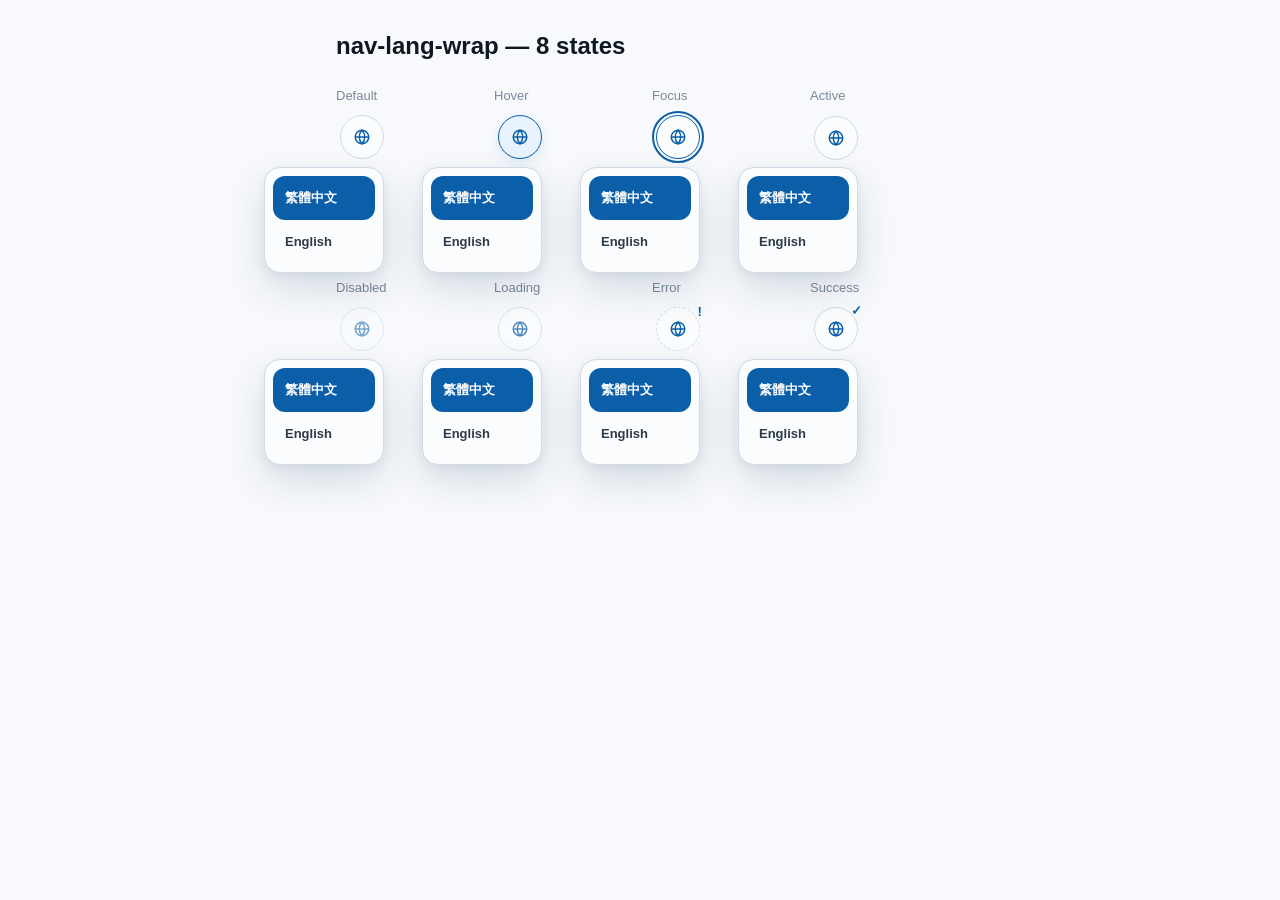
<file: 2026/language-switch.preview.html>
<!DOCTYPE html>
<html lang="zh-Hant">
<head>
  <meta charset="UTF-8">
  <meta name="viewport" content="width=device-width, initial-scale=1.0">
  <title>nav-lang-wrap — 8 states</title>
  <link rel="stylesheet" href="assets/css/main.css">
  <link rel="stylesheet" href="assets/css/language-switch.css">
  <style>
    body { padding: 32px; }
    main { width: min(38rem, 100%); margin: 0 auto; }
    h1 { margin-block-end: 28px; font-size: 24px; }
    .preview-list { display: grid; grid-template-columns: repeat(4, minmax(0, 1fr)); gap: 24px; }
    .preview-item { min-height: 168px; display: grid; align-content: start; gap: 12px; }
    .preview-item > span { color: var(--muted); font-size: 13px; }
    .preview-item .nav-lang-wrap { justify-self: start; }
    @media (max-width: 40rem) { .preview-list { grid-template-columns: repeat(2, minmax(0, 1fr)); } }
  </style>
</head>
<body>
  <main>
    <h1>nav-lang-wrap — 8 states</h1>
    <div class="preview-list" id="previewList"></div>
  </main>
  <script>
    (function () {
      var states = [
        ['Default', '', ''], ['Hover', 'is-hover', ''], ['Focus', 'is-focus', ''],
        ['Active', 'is-active', ''], ['Disabled', 'is-disabled', 'disabled'],
        ['Loading', '', 'loading'], ['Error', '', 'error'], ['Success', '', 'success']
      ];
      var list = document.getElementById('previewList');
      for (var i = 0; i < states.length; i += 1) {
        var item = document.createElement('div');
        var stateAttr = states[i][2] ? ' data-state="' + states[i][2] + '"' : '';
        var disabledAttr = states[i][0] === 'Disabled' ? ' disabled' : '';
        item.className = 'preview-item';
        item.innerHTML = '<span>' + states[i][0] + '</span><div class="nav-lang-wrap is-open"><button class="nav-lang ' + states[i][1] + '" type="button"' + stateAttr + disabledAttr + ' aria-expanded="true"><svg viewBox="0 0 24 24" fill="none" stroke="currentColor" stroke-width="2"><circle cx="12" cy="12" r="9"></circle><path d="M3 12h18M12 3c2.4 2.5 3.7 5.5 3.7 9s-1.3 6.5-3.7 9c-2.4-2.5-3.7-5.5-3.7-9S9.6 5.5 12 3z"></path></svg></button><div class="lang-dropdown"><span class="lang-opt is-current">繁體中文</span><a class="lang-opt" href="#">English</a></div></div>';
        list.appendChild(item);
      }
    }());
  </script>
</body>
</html>
</file>
<file: 2026/assets/css/main.css>
/* ============================================================
   DESIGN TOKENS
   ============================================================ */
    :root {
      --bg: #f7f9fc;
      --panel: #fbfcfe;
      --ink: #0e1822;
      --ink-2: #2d3a48;
      --muted: #7a8898;
      --line: #e5eef8;
      --blue: #0b5fa8;
      --blue-2: #2f8ae0;
      --blue-light: #e8f3ff;
      --navy: #09294d;
      --navy-2: #0f3b6a;
      --radius: 28px;
      --radius-sm: 16px;
      --shadow-sm: 0 4px 16px rgba(20, 50, 90, .06);
      --shadow-md: 0 12px 40px rgba(20, 50, 90, .10);
      --shadow-lg: 0 24px 64px rgba(20, 50, 90, .14);
      --ease-out: cubic-bezier(0.16, 1, 0.3, 1);
      --ease-spring: cubic-bezier(0.34, 1.56, 0.64, 1);
    }

    /* ============================================================
   RESET & BASE
   ============================================================ */
    *,
    *::before,
    *::after {
      box-sizing: border-box;
      margin: 0;
      padding: 0;
    }

    html {
      scroll-behavior: smooth;
    }

    /* section[id],
    .quick-row[id],
    .footer-wrap[id] {
      scroll-margin-top: 110px;
    } */

    :focus-visible {
      outline: 2px solid var(--blue);
      outline-offset: 3px;
    }

    /* WCAG Prefers Reduced Motion */
    @media (prefers-reduced-motion: reduce) {
      *, *::before, *::after {
        animation-duration: 0.01ms !important;
        animation-iteration-count: 1 !important;
        transition-duration: 0.01ms !important;
        scroll-behavior: auto !important;
      }
      .reveal {
        opacity: 1 !important;
        transform: none !important;
      }
      .marquee-track {
        animation: none !important;
      }
    }

    body {
      font-family: 'Inter', 'Noto Sans TC', 'PingFang TC', 'Microsoft JhengHei', Arial, sans-serif;
      color: var(--ink);
      background: var(--bg);
      overflow-x: clip;
      -webkit-font-smoothing: antialiased;
    }

    a {
      text-decoration: none;
      color: inherit;
    }

    img {
      display: block;
      max-width: 100%;
    }

    /* ============================================================
   LAYOUT
   ============================================================ */
    .page {
      width: 100%;
      overflow: hidden;
    }

    .container {
      width: min(1300px, calc(100% - 64px));
      margin: 0 auto;
    }

    /* ============================================================
   SCROLL ANIMATION BASE
   ============================================================ */
    .reveal {
      opacity: 0;
      transform: translateY(32px);
      transition: opacity 0.8s var(--ease-out), transform 0.8s var(--ease-out);
    }

    .reveal.in-view {
      opacity: 1;
      transform: translateY(0);
    }

    .reveal-delay-1 {
      transition-delay: 0.1s;
    }

    .reveal-delay-2 {
      transition-delay: 0.2s;
    }

    .reveal-delay-3 {
      transition-delay: 0.3s;
    }

    .reveal-delay-4 {
      transition-delay: 0.4s;
    }

    .reveal-delay-5 {
      transition-delay: 0.5s;
    }

    /* ============================================================
   HERO
   ============================================================ */
    .hero-wrapper {
      position: relative;
      width: 100%;
      background-image: url('../images/first_banner.webp');
      background-size: cover;
      background-position: center center;
      background-repeat: no-repeat;
      overflow: hidden;
    }

    .hero {
      min-height: 1000px;
      position: relative;
      display: flex;
      align-items: center;
      padding: 130px 0 80px;
    }

    /* grid lines */
    .hero::before {
      content: '';
      position: absolute;
      inset: 0;
      background-image:
        linear-gradient(rgba(11, 70, 160, .04) 1px, transparent 1px),
        linear-gradient(90deg, rgba(11, 70, 160, .04) 1px, transparent 1px);
      background-size: 90px 90px;
      mask-image: linear-gradient(to bottom, rgba(0, 0, 0, .7), rgba(0, 0, 0, 0));
      pointer-events: none;
    }

    .hero-copy {
      position: relative;
      z-index: 2;
      padding-left: 76px;
    }

    .eyebrow {
      display: inline-flex;
      align-items: center;
      gap: 10px;
      font-size: 12px;
      font-weight: 700;
      color: #4e6378;
      letter-spacing: .08em;
      margin-bottom: 20px;
    }

    .eyebrow::before {
      content: '';
      width: 28px;
      height: 1.5px;
      background-color: #4e6378;
      opacity: 0.8;
    }

    .hero h1 {
      font-size: 58px;
      line-height: 1.18;
      margin: 0 0 24px;
      font-weight: 900;
      letter-spacing: .02em;
      color: var(--ink);
    }

    .hero h1 .blue {
      background: var(--blue);
      -webkit-background-clip: text;
      -webkit-text-fill-color: transparent;
      background-clip: text;
    }

    .hero p {
      font-size: 14px;
      line-height: 1.95;
      color: #4a5b6c;
      max-width: 520px;
      font-weight: 400;
    }

    /* Buttons */
    .hero-actions {
      display: flex;
      gap: 14px;
      margin-top: 38px;
      flex-wrap: wrap;
    }

    .btn {
      display: inline-flex;
      align-items: center;
      justify-content: center;
      gap: 10px;
      height: 54px;
      padding: 0 28px;
      border-radius: 999px;
      font-size: 14px;
      font-weight: 800;
      transition: transform 0.25s var(--ease-spring), box-shadow 0.25s var(--ease-out);
      position: relative;
      overflow: hidden;
    }

    .btn::after {
      content: '';
      position: absolute;
      inset: 0;
      background: linear-gradient(135deg, rgba(255, 255, 255, .2), transparent 50%);
      opacity: 0;
      transition: opacity 0.25s;
    }

    .btn:hover::after {
      opacity: 1;
    }

    .btn:hover {
      transform: translateY(-2px);
    }

    .btn:active {
      transform: translateY(0);
    }

    .btn-primary {
      background: var(--blue);
      color: #fff;
      box-shadow: 0 8px 24px rgba(10, 58, 150, .28);
    }

    .btn-primary:hover {
      box-shadow: 0 14px 36px rgba(10, 58, 150, .38);
    }

    .btn-ghost {
      border: 1.5px solid #9fb6cc;
      background: rgba(255, 255, 255, .7);
      color: #103a62;
    }

    .btn-ghost:hover {
      border-color: var(--blue);
    }

    .btn-arrow {
      display: inline-flex;
      align-items: center;
      gap: 6px;
      transition: transform 0.2s var(--ease-out);
    }

    .btn:hover .btn-arrow {
      transform: translateX(4px);
    }

    /* ============================================================
   HERO ART
   ============================================================ */
    .hero-art {
      position: relative;
      height: 580px;
    }

    /* Globe */
    .globe {
      position: absolute;
      right: 60px;
      top: 30px;
      width: 400px;
      height: 400px;
      border-radius: 50%;
      background: radial-gradient(circle at 32% 26%,
          rgba(255, 255, 255, .98),
          rgba(200, 228, 252, .88) 32%,
          rgba(110, 175, 238, .60) 65%,
          rgba(55, 120, 190, .22) 100%);
      box-shadow:
        0 40px 100px rgba(30, 90, 170, .14),
        inset -20px -18px 60px rgba(60, 130, 215, .18),
        inset 10px 12px 30px rgba(255, 255, 255, .6);
      animation: globe-float 6s ease-in-out infinite;
    }

    @keyframes globe-float {

      0%,
      100% {
        transform: translateY(0px);
      }

      50% {
        transform: translateY(-12px);
      }
    }

    /* Globe rings */
    .globe::before,
    .globe::after {
      content: '';
      position: absolute;
      border-radius: 50%;
      border: 1.5px solid rgba(80, 155, 230, .30);
      animation: ring-rotate 18s linear infinite;
    }

    .globe::before {
      inset: -26px;
      transform-origin: center;
      animation-direction: normal;
    }

    .globe::after {
      inset: -58px;
      border-color: rgba(80, 155, 230, .18);
      border-width: 1px;
      animation-duration: 26s;
      animation-direction: reverse;
    }

    @keyframes ring-rotate {
      from {
        transform: rotate(0deg) scaleY(.54);
      }

      to {
        transform: rotate(360deg) scaleY(.54);
      }
    }

    /* World lines on globe */
    .world-lines {
      position: absolute;
      inset: 0;
      border-radius: 50%;
      background:
        repeating-radial-gradient(circle at 50% 50%, transparent 0 28px, rgba(40, 120, 210, .09) 29px 30px),
        linear-gradient(90deg, transparent 47%, rgba(55, 140, 230, .15) 49% 51%, transparent 53%),
        linear-gradient(0deg, transparent 47%, rgba(55, 140, 230, .10) 49% 51%, transparent 53%);
      mix-blend-mode: multiply;
    }

    /* City skyline */
    .city {
      position: absolute;
      right: 14px;
      bottom: 60px;
      width: 530px;
      height: 160px;
      opacity: .55;
      background: linear-gradient(180deg, transparent, rgba(80, 145, 215, .20));
      clip-path: polygon(0 100%, 0 72%, 6% 72%, 6% 47%, 10% 47%, 10% 75%, 14% 75%, 14% 55%, 18% 55%, 18% 24%, 23% 24%, 23% 63%, 28% 63%, 28% 40%, 33% 40%, 33% 76%, 38% 76%, 38% 58%, 43% 58%, 43% 28%, 48% 28%, 48% 71%, 53% 71%, 53% 48%, 58% 48%, 58% 34%, 63% 34%, 63% 67%, 68% 67%, 68% 18%, 72% 18%, 72% 59%, 77% 59%, 77% 38%, 82% 38%, 82% 73%, 86% 73%, 86% 46%, 91% 46%, 91% 62%, 95% 62%, 95% 52%, 100% 52%, 100% 100%);
    }

    /* Floating icon cards */
    .floating {
      position: absolute;
      width: 62px;
      height: 62px;
      border: 1px solid rgba(50, 128, 215, .20);
      border-radius: 18px;
      background: rgba(255, 255, 255, .60);
      backdrop-filter: blur(8px);
      -webkit-backdrop-filter: blur(8px);
      display: grid;
      place-items: center;
      color: #5aa3e0;
      font-size: 18px;
      font-weight: 800;
      box-shadow: 0 8px 28px rgba(30, 90, 170, .10);
      animation: card-float 5s ease-in-out infinite;
    }

    .f1 {
      right: 2px;
      top: 110px;
      animation-delay: 0s;
      animation-duration: 5.5s;
    }

    .f2 {
      right: 462px;
      top: 308px;
      animation-delay: -2s;
      animation-duration: 4.8s;
    }

    .f3 {
      right: 108px;
      top: 350px;
      animation-delay: -1s;
      animation-duration: 5.2s;
    }

    @keyframes card-float {

      0%,
      100% {
        transform: translateY(0px) rotate(0deg);
      }

      33% {
        transform: translateY(-8px) rotate(2deg);
      }

      66% {
        transform: translateY(4px) rotate(-1deg);
      }
    }

    /* Consult card */
    .consult {
      position: absolute;
      right: -10px;
      bottom: 20px;
      width: 240px;
      padding: 22px 24px;
      border-radius: 22px;
      background: white;
      box-shadow: 0 20px 60px rgba(30, 65, 115, .12);
      display: flex;
      flex-direction: column;
      animation: card-float 7s ease-in-out infinite;
      animation-delay: -3s;
    }

    .consult-label {
      font-size: 11px;
      color: var(--muted);
      font-weight: 600;
      letter-spacing: .06em;
      text-transform: uppercase;
      margin-bottom: 8px;
    }

    .consult-num {
      font-size: 30px;
      font-weight: 900;
      color: var(--navy);
      line-height: 1;
    }

    .consult-sub {
      font-size: 12px;
      color: #8a9bae;
      margin-top: 6px;
    }

    .consult-badge {
      margin-top: 14px;
      display: inline-flex;
      align-items: center;
      gap: 6px;
      background: var(--blue-light);
      color: var(--blue);
      font-size: 11px;
      font-weight: 700;
      padding: 6px 12px;
      border-radius: 999px;
      width: fit-content;
    }

    .consult-badge::before {
      content: '●';
      font-size: 8px;
      color: #2cc86a;
    }

    /* ============================================================
   COUNTRIES SECTION
   ============================================================ */

    .countries {
      padding: 100px 0 110px;
      position: relative;
      margin-top: -4px;
      min-height: 420px;
      overflow: visible;
    }

    /* World map background */
    .countries::before {
      content: '';
      position: absolute;
      width: 100%;
      height: 100%;
      left: 0;
      top: 0;
      background-image: url('../images/first_worldmap.png');
      background-repeat: no-repeat;
      background-position: 76% center;
      background-size: contain;
      opacity: .12;
      pointer-events: none;
    }

    /* Standardized Section Kicker & Title */
    .section-kicker {
      position: relative;
      z-index: 2;
      font-size: 12px;
      font-weight: 700;
      color: #4e6378;
      letter-spacing: .06em;
      margin-bottom: 14px;
      display: inline-flex;
      align-items: center;
      gap: 10px;
    }

    .section-kicker::before {
      content: '';
      width: 24px;
      height: 1.5px;
      background-color: #4e6378;
      opacity: 0.8;
    }

    .section-title {
      position: relative;
      z-index: 2;
      font-size: clamp(34px, 2.8vw, 46px);
      font-weight: 900;
      line-height: 1.2;
      letter-spacing: -.03em;
      color: #12253b;
      margin-bottom: 24px;
    }

    /* Country count display */
    .countries-count {
      position: absolute;
      z-index: 2;
      right: 0;
      top: 0;
      display: flex;
      align-items: center;
      gap: 2px;
    }

    .countries-count strong {
      display: block;
      font-size: 86px;
      font-weight: bold;
      line-height: .9;
      color: transparent;
      -webkit-text-stroke: 1px #c8d0db;
      font-family: 'Inter', sans-serif;
    }

    .countries-count span {
      font-size: 12px;
      font-weight: 700;
      writing-mode: vertical-rl;
      transform: rotate(180deg);
      color: #4e6378;
    }

    /* Flag marquee */
    .flags-marquee {
      position: relative;
      z-index: 2;
      margin-top: 52px;
      display: flex;
      flex-direction: column;
      gap: 14px;
      /* hide scrollbar */
      overflow: hidden;
      width: 100vw;
      left: 50%;
      right: 50%;
      margin-left: -50vw;
      margin-right: -50vw;
    }

    .marquee-row {
      display: flex;
      width: 100%;
      overflow: hidden;
      mask-image: linear-gradient(90deg, transparent 0%, #212428 3%, #212428 97%, transparent 100%);
      -webkit-mask-image: linear-gradient(90deg, transparent 0%, #212428 3%, #212428 97%, transparent 100%);
    }

    .marquee-track {
      display: flex;
      gap: 12px;
      margin-right: 12px;
      flex-shrink: 0;
      align-items: center;
      animation: marquee-left 38s linear infinite;
      will-change: transform;
    }

    .marquee-track.rtl {
      animation: marquee-right 42s linear infinite;
    }

    .marquee-track.ltr-slow {
      animation: marquee-left 46s linear infinite;
    }

    /* Pause on hover */
    .marquee-row:hover .marquee-track {
      animation-play-state: paused;
    }

    @keyframes marquee-left {
      from {
        transform: translateX(0);
      }

      to {
        transform: translateX(-50%);
      }
    }

    @keyframes marquee-right {
      from {
        transform: translateX(-50%);
      }

      to {
        transform: translateX(0);
      }
    }

    .flag {
      min-height: 44px;
      display: inline-flex;
      align-items: center;
      gap: 9px;
      padding: 5px 18px 5px 6px;
      border: 1px solid #dde3eb;
      border-radius: 999px;
      background: rgba(255, 255, 255, .95);
      font-size: 13px;
      color: #2a3540;
      font-weight: 500;
      white-space: nowrap;
      cursor: default;
      flex-shrink: 0;
      transition: transform 0.25s var(--ease-spring), border-color 0.2s;
    }

    .flag[href] {
      color: inherit;
      cursor: pointer;
      text-decoration: none;
    }

    .flag:hover {
      border-color: #a8c4e0;
      background: #f0f7ff;
    }

    .flag i {
      width: 34px;
      height: 34px;
      border-radius: 50%;
      display: grid;
      place-items: center;
      background: #fff;
      font-style: normal;
      font-size: 22px;
      line-height: 1;
      box-shadow: 0 1px 4px rgba(0, 0, 0, .08);
      flex-shrink: 0;
    }

    /* ============================================================
   BRIDGE SECTION — Airy Global IP Redesign
   ============================================================ */
    .bridge {
      position: relative;
      overflow: hidden;
      padding: 110px 0 120px;
      background:
        radial-gradient(circle at 75% 36%, rgba(112, 183, 255, .16), transparent 30%),
        radial-gradient(circle at 18% 78%, rgba(121, 194, 255, .10), transparent 28%),
        linear-gradient(180deg, #f9fcff 0%, #eef7ff 58%, #f8fbff 100%);
      color: var(--ink);
    }

    .bridge::before {
      content: '';
      position: absolute;
      inset: 0;
      pointer-events: none;
      opacity: .58;
      background-image:
        linear-gradient(rgba(40, 112, 184, .035) 1px, transparent 1px),
        linear-gradient(90deg, rgba(40, 112, 184, .035) 1px, transparent 1px);
      background-size: 52px 52px;
      mask-image: linear-gradient(to bottom, transparent 0%, #212428 20%, #212428 74%, transparent 100%);
      -webkit-mask-image: linear-gradient(to bottom, transparent 0%, #212428 20%, #212428 74%, transparent 100%);
    }

    .bridge::after {
      content: '';
      position: absolute;
      left: -6%;
      right: -6%;
      bottom: -88px;
      height: 180px;
      opacity: .48;
      background:
        repeating-radial-gradient(ellipse at 50% 120%, transparent 0 14px, rgba(47, 138, 224, .16) 15px 16px, transparent 17px 25px);
      transform: scaleY(.42);
      transform-origin: bottom;
      pointer-events: none;
    }

    .bridge-inner {
      display: grid;
      grid-template-columns: minmax(0, .93fr) minmax(520px, 1.07fr);
      align-items: center;
      gap: 76px;
      min-height: 560px;
      padding: 0 20px;
    }

    .bridge-copy {
      padding: 8px 0 20px;
      position: relative;
      z-index: 5;
    }

    .bridge .section-kicker {
      margin-bottom: 14px;
    }

    .bridge h2 {
      max-width: 610px;
      margin: 0 0 24px;
      font-size: clamp(34px, 2.8vw, 46px);
      line-height: 1.2;
      letter-spacing: -.03em;
      font-weight: 900;
      color: #12253b;
    }

    .bridge h2 .accent {
      display: inline-block;
      margin-top: 6px;
      color: var(--blue);
    }

    .bridge-copy>p {
      max-width: 570px;
      margin: 0;
      color: #617489;
      font-size: 15.5px;
      line-height: 1.95;
      letter-spacing: .01em;
    }

    .stats {
      display: grid;
      grid-template-columns: repeat(3, minmax(0, 1fr));
      gap: 14px;
      margin-top: 38px;
      max-width: 610px;
    }

    .stat {
      min-width: 0;
    }

    .stat-icon {
      width: 34px;
      height: 34px;
      display: grid;
      place-items: center;
      color: #1574bf;
      background: #eaf5ff;
    }

    .stat-icon svg {
      width: 24px;
      height: 24px;
      stroke: currentColor;
      fill: none;
      stroke-width: 1.8;
      stroke-linecap: round;
      stroke-linejoin: round;
    }

    .stat-num {
      color: var(--blue);
      font-size: 60px;
      font-weight: 900;
      line-height: 1;
      letter-spacing: -.04em;
    }

    .stat-label {
      margin-top: 8px;
      color: #334b62;
      font-size: 12px;
      font-weight: 700;
      letter-spacing: .02em;
      white-space: nowrap;
    }

    .stat-sub {
      margin-top: 6px;
      color: #8a9aaa;
      font-size: 10.5px;
      line-height: 1.45;
    }

    .bridge-visual {
      position: relative;
      min-height: 545px;
      display: grid;
      place-items: center;
      isolation: isolate;
    }

    .bridge-glow {
      position: absolute;
      width: 520px;
      height: 520px;
      border-radius: 50%;
      background: radial-gradient(circle, rgba(78, 164, 232, .20), rgba(135, 202, 255, .07) 45%, transparent 70%);
      filter: blur(8px);
      z-index: -3;
    }

    .bridge-globe {
      width: 400px;
      height: 400px;
      position: relative;
      background-image: url('../images/first_earth.webp');
      background-size: contain;
      background-position: center;
      background-repeat: no-repeat;
      animation: bridge-globe-float 7s ease-in-out infinite;
    }

    .orbit {
      position: absolute;
      left: 50%;
      top: 50%;
      width: 560px;
      height: 230px;
      border: 1px solid rgba(65, 153, 219, .23);
      border-radius: 50%;
      transform: translate(-50%, -50%) rotate(-8deg);
      z-index: -1;
    }

    .orbit.o2 {
      width: 470px;
      height: 430px;
      opacity: .55;
      transform: translate(-50%, -50%) rotate(40deg) scaleY(.42);
    }

    .orbit::after {
      content: '';
      position: absolute;
      width: 9px;
      height: 9px;
      border-radius: 50%;
      top: 21%;
      right: 7%;
      background: #8fd1ff;
      box-shadow: 0 0 0 5px rgba(143, 209, 255, .16), 0 0 18px rgba(75, 165, 231, .55);
    }

    .svc-card {
      position: absolute;
      min-width: 158px;
      display: flex;
      align-items: center;
      gap: 10px;
      padding: 12px 15px;
      border-radius: 15px;
      background: rgba(255, 255, 255, .82);
      border: 1px solid rgba(95, 152, 199, .22);
      box-shadow: 0 14px 38px rgba(61, 102, 143, .13);
      backdrop-filter: blur(16px);
      -webkit-backdrop-filter: blur(16px);
      animation: bridge-card-float 6s ease-in-out infinite;
      z-index: 4;
    }

    .svc-icon {
      width: 32px;
      height: 32px;
      display: grid;
      place-items: center;
      flex-shrink: 0;
      border-radius: 10px;
      color: #aab4bf;
    }

    .svc-icon svg {
      width: 30px;
      height: 30px;
      stroke: currentColor;
      fill: none;
      stroke-width: 1.2;
      stroke-linecap: round;
      stroke-linejoin: round;
    }

    .svc-card-text {
      display: block;
      color: #212428;
      font-size: 14px;
      font-weight: 400;
      letter-spacing: .02em;
    }

    .svc-card-tag {
      display: block;
      margin-top: 2px;
      color: #8496a9;
      font-size: 10px;
      font-weight: 500;
      letter-spacing: .01em;
    }

    .sc1 {
      top: 6%;
      left: 43%;
      animation-delay: 0s;
    }

    .sc2 {
      top: 36%;
      right: -3%;
      animation-delay: -1.1s;
    }

    .sc3 {
      top: 39%;
      left: -1%;
      animation-delay: -2.1s;
    }

    .sc4 {
      bottom: 13%;
      right: 8%;
      animation-delay: -3.2s;
    }

    .sc5 {
      bottom: 11%;
      left: 11%;
      animation-delay: -4.1s;
    }

    .bridge-services {
      position: relative;
      z-index: 5;
      margin-top: 40px;
      display: none;
      grid-template-columns: repeat(5, 1fr);
      overflow: hidden;
      border: 1px solid rgba(113, 160, 202, .20);
      border-radius: 22px;
      background: rgba(255, 255, 255, .76);
      box-shadow: 0 18px 52px rgba(45, 93, 138, .10);
      backdrop-filter: blur(16px);
      -webkit-backdrop-filter: blur(16px);
    }

    .bridge-service {
      min-height: 96px;
      padding: 20px 22px;
      display: flex;
      align-items: center;
      gap: 14px;
      position: relative;
      transition: background .25s, transform .25s var(--ease-out);
    }

    .bridge-service+.bridge-service::before {
      content: '';
      position: absolute;
      left: 0;
      top: 24%;
      bottom: 24%;
      width: 1px;
      background: #dce8f2;
    }

    .bridge-service:hover {
      background: rgba(231, 245, 255, .72);
    }

    .bridge-service-icon {
      width: 42px;
      height: 42px;
      display: grid;
      place-items: center;
      flex: 0 0 42px;
      color: #0c6ab6;
      border-radius: 13px;
      background: #edf7ff;
    }

    .bridge-service-icon svg {
      width: 21px;
      height: 21px;
      stroke: currentColor;
      fill: none;
      stroke-width: 1.8;
      stroke-linecap: round;
      stroke-linejoin: round;
    }

    .bridge-service strong {
      display: block;
      color: #183b59;
      font-size: 14px;
      font-weight: 800;
    }

    .bridge-service span {
      display: block;
      margin-top: 4px;
      color: #8a9aaa;
      font-size: 10.5px;
      line-height: 1.45;
    }

    @keyframes bridge-globe-float {

      0%,
      100% {
        transform: translateY(0);
      }

      50% {
        transform: translateY(-12px);
      }
    }

    @keyframes bridge-card-float {

      0%,
      100% {
        transform: translateY(0);
      }

      50% {
        transform: translateY(-8px);
      }
    }

    @media (max-width: 1180px) {
      .bridge-inner {
        grid-template-columns: 1fr 1fr;
        gap: 36px;
      }

      .bridge-visual {
        min-height: 500px;
        transform: scale(.92);
        transform-origin: center;
      }

      .bridge-services {
        grid-template-columns: repeat(3, 1fr);
      }

      .bridge-service:nth-child(4),
      .bridge-service:nth-child(5) {
        border-top: 1px solid #e5eef6;
      }
    }

    @media (max-width: 900px) {
      .bridge {
        padding: 78px 0 64px;
      }

      .bridge-inner {
        grid-template-columns: 1fr;
        gap: 16px;
      }

      .bridge-copy {
        padding: 0;
      }

      .bridge h2 {
        max-width: 680px;
      }

      .bridge-copy>p {
        max-width: 680px;
      }

      .bridge-visual {
        min-height: 500px;
        transform: none;
      }

      .stats {
        max-width: 100%;
      }

      .bridge-services {
        grid-template-columns: 1fr 1fr;
        margin-top: 22px;
      }

      .bridge-service:nth-child(n+3) {
        border-top: 1px solid #e5eef6;
      }

      .bridge-service:nth-child(odd)::before {
        display: none;
      }
    }

    @media (max-width: 620px) {
      .bridge {
        padding-top: 64px;
      }

      .bridge h2 {
        font-size: 38px;
      }

      .stats {
        grid-template-columns: 1fr;
      }

      .stat {
        display: grid;
        grid-template-columns: 42px auto;
        grid-template-areas:
          'icon num'
          'icon label'
          'icon sub';
        column-gap: 14px;
        align-items: center;
      }

      .stat-icon {
        grid-area: icon;
        margin-bottom: 0;
      }

      .stat-num {
        grid-area: num;
        font-size: 30px;
      }

      .stat-label {
        grid-area: label;
        margin-top: 4px;
      }

      .stat-sub {
        grid-area: sub;
      }

      .bridge-visual {
        min-height: 420px;
        transform: scale(.82);
        transform-origin: top center;
        margin-bottom: -70px;
      }

      .bridge-services {
        grid-template-columns: 1fr;
      }

      .bridge-service+.bridge-service::before {
        left: 18px;
        right: 18px;
        top: 0;
        bottom: auto;
        width: auto;
        height: 1px;
      }

      .bridge-service:nth-child(n+3) {
        border-top: 0;
      }
    }

    /* ============================================================
   QUICK LINKS
   ============================================================ */
    .quick {
      padding: 90px 0 0;
      background-image: linear-gradient(180deg, #fff, #f9fcff);
    }

    .quick-list {
      margin-top: 44px;
      border-top: 1px solid var(--line);
    }

    .quick-row {
      min-height: 130px;
      display: grid;
      grid-template-columns: 210px 1fr;
      align-items: center;
      border-bottom: 1px solid var(--line);
      gap: 28px;
      transition: background 0.2s;
      padding: 16px 40px;
      margin: 0 -16px;
    }

    .quick-row:hover {
      background: rgba(11, 95, 168, .03);
    }

    .quick-label small {
      display: block;
      color: #4e6378;
      font-size: 11px;
      font-weight: 700;
      margin-bottom: 5px;
    }

    .quick-label strong {
      font-size: 22px;
      font-weight: 800;
      color: var(--ink);
    }

    /* Pills */
    .pills {
      display: flex;
      gap: 10px;
      flex-wrap: wrap;
    }

    .pill {
      position: relative;
      display: inline-flex;
      align-items: center;
      padding: 11px 16px;
      background: #fff;
      border: 1.5px solid #e4ecf5;
      border-radius: 999px;
      box-shadow: 0 4px 14px rgba(35, 65, 100, .05);
      font-size: 13px;
      font-weight: 500;
      color: var(--ink-2);
      transition: padding .25s, transform 0.25s var(--ease-spring), box-shadow 0.25s, border-color 0.2s, color 0.2s, background 0.2s;
      cursor: pointer;
    }

    .pill.pill-featured {
      border-color: var(--blue-2);
      background: #f0f7ff;
      color: var(--blue);
      font-weight: 700;
    }

    .pill.pill-featured .pill-tag {
      background: var(--blue);
      color: #ffffff;
      font-size: 10px;
      font-weight: 700;
      padding: 2px 7px;
      border-radius: 999px;
      margin-left: 2px;
    }

    .pill .pill-arrow {
      position: absolute;
      right: 12px;
      opacity: 0;
      transform: translateX(-4px);
      transition: opacity 0.2s, transform 0.2s var(--ease-out);
      font-size: 11px;
    }

    .pill:hover {
      /* transform: translateY(-2px); */
      /* box-shadow: 0 8px 24px rgba(11, 95, 168, .12); */
      border-color: #a8c8e8;
      color: var(--blue);
      background: var(--blue-light);
      padding-right: 28px;
    }

    .pill:hover .pill-arrow {
      opacity: 1;
      transform: translateX(0);
    }

    /* ============================================================
   RESPONSIVE
   ============================================================ */
    @media (max-width: 1100px) {
      .hero {
        grid-template-columns: 1fr;
        min-height: auto;
      }

      .hero-copy {
        padding: 80px 20px 30px;
      }

      .hero-art {
        height: 460px;
      }

      .bridge-inner {
        grid-template-columns: 1fr;
      }

      .bridge-copy {
        padding: 60px 30px 40px;
      }

      .bridge-visual {
        min-height: 360px;
        border-left: none;
        border-top: 1px solid rgba(255, 255, 255, .08);
        padding: 40px 30px 60px;
      }

      .bridge-globe {
        width: 240px;
        height: 240px;
      }

      .bridge-globe::after {
        width: 320px;
        height: 320px;
      }

      .quick {
        padding: 0 30px 90px;
      }

      .quick-row {
        grid-template-columns: 1fr;
        padding: 24px 0;
      }

      .countries {
        padding: 56px 28px 64px;
      }
    }

    @media (max-width: 640px) {
      .container {
        width: calc(100% - 28px);
      }

      .hero h1 {
        font-size: 38px;
      }

      .hero-copy {
        padding-left: 12px;
        padding-right: 12px;
      }

      .globe {
        width: 300px;
        height: 300px;
        right: 16px;
      }

      .city {
        width: 100%;
      }

      .consult {
        right: 8px;
        bottom: 10px;
      }

      .countries {
        padding: 52px 20px 60px;
      }

      .section-title {
        font-size: 30px;
      }

      .countries-count {
        display: none;
      }

      .flags-marquee {
        margin-top: 40px;
      }

      .bridge-globe {
        scale: 2;
        position: relative;
        top: 30px;
      }

      .bridge {
        padding-top: 0;
      }

      .bridge h2 {
        font-size: 32px;
      }

      .stats {
        flex-direction: column;
      }

      .bridge-visual {
        min-height: 280px;
      }

      .bridge-globe {
        width: 180px;
        height: 180px;
      }

      .bridge-globe::after {
        width: 240px;
        height: 240px;
      }

      .sc1,
      .sc2,
      .sc3,
      .sc4,
      .sc5 {
        display: none;
      }

      .quick {
        padding-left: 20px;
        padding-right: 20px;
      }

      .quick-row {
        margin: 0;
      }

    }
</file>
<file: 2026/assets/css/language-switch.css>
/* Hallmark · component: nav-lang-wrap · genre: modern-minimal · tone: established
 * palette: Lan Loop blue · fingerprint: icon-trigger + two-option popover
 * states: 8/8 · contrast: pass (40–41) · mobile: pass (34, 49, 50–57)
 * pre-emit critique: P5 H5 E5 S5 R5 V5
 */
:root {
  --lang-paper: var(--panel);
  --lang-ink: var(--ink-2);
  --lang-rule: #d0dae6;
  --lang-accent: var(--blue);
  --lang-soft: var(--blue-light);
  --lang-accent-ink: var(--panel);
  --lang-shadow: 0 16px 40px rgba(14, 40, 78, 0.14), 0 3px 10px rgba(14, 40, 78, 0.06);
  --lang-hover-shadow: 0 4px 12px rgba(11, 95, 168, 0.1);
}

.en-site {
  --lang-paper: var(--color-panel);
  --lang-ink: var(--color-ink-2);
  --lang-rule: var(--color-rule);
  --lang-accent: var(--color-accent);
  --lang-soft: var(--color-paper-2);
  --lang-accent-ink: var(--color-accent-ink);
}

html,
body {
  overflow-x: clip;
}

.nav-lang-wrap {
  position: relative;
  flex: 0 0 auto;
  margin-inline-start: 4px;
}

.nav-lang {
  position: relative;
  width: 44px;
  height: 44px;
  padding: 0;
  border: 1.5px solid var(--lang-rule);
  border-radius: 50%;
  outline: 2px solid transparent;
  outline-offset: 2px;
  background: var(--lang-paper);
  color: var(--lang-accent);
  display: grid;
  place-items: center;
  cursor: pointer;
  transition: color 180ms var(--ease-out), background-color 180ms var(--ease-out), border-color 180ms var(--ease-out), box-shadow 180ms var(--ease-out), transform 100ms var(--ease-out), opacity 180ms var(--ease-out);
}

.nav-lang svg {
  width: 18px;
  height: 18px;
}

@media (hover: hover) and (pointer: fine) {
  .nav-lang:hover,
  .nav-lang.is-hover {
    border-color: var(--lang-accent);
    background: var(--lang-soft);
    color: var(--lang-accent);
    box-shadow: var(--lang-hover-shadow);
  }
}

.nav-lang:focus-visible,
.nav-lang.is-focus {
  border-color: var(--lang-accent);
  outline-color: var(--lang-accent);
}

.nav-lang:active,
.nav-lang.is-active {
  transform: translateY(1px);
}

.nav-lang:disabled,
.nav-lang[aria-disabled="true"],
.nav-lang.is-disabled {
  cursor: not-allowed;
  opacity: 0.55;
}

.nav-lang[data-state="loading"] {
  cursor: progress;
  opacity: 0.72;
}

.nav-lang[data-state="error"] {
  border-style: dashed;
}

.nav-lang[data-state="error"]::after {
  content: "!";
  position: absolute;
  inset-block-start: -4px;
  inset-inline-end: -3px;
  font-weight: 800;
}

.nav-lang[data-state="success"]::after {
  content: "\2713";
  position: absolute;
  inset-block-start: -5px;
  inset-inline-end: -5px;
  font-weight: 800;
}

.lang-dropdown {
  position: absolute;
  inset-block-start: calc(100% + 8px);
  inset-inline-end: 0;
  z-index: 300;
  width: 120px;
  padding: 8px;
  border: 1px solid var(--lang-rule);
  border-radius: 16px;
  background: var(--lang-paper);
  color: var(--lang-ink);
  box-shadow: var(--lang-shadow);
  opacity: 0;
  visibility: hidden;
  pointer-events: none;
  transform: translateY(-6px);
  transition: opacity 180ms var(--ease-out), transform 180ms var(--ease-out), visibility 140ms;
}

.nav-lang-wrap.is-open .lang-dropdown {
  opacity: 1;
  visibility: visible;
  pointer-events: auto;
  transform: translateY(0);
}

.lang-dropdown::before {
  content: "";
  position: absolute;
  inset-block-start: -8px;
  inset-inline: 0;
  height: 8px;
}

@media (hover: hover) and (pointer: fine) {
  .nav-lang-wrap--desktop:hover .lang-dropdown {
    opacity: 1;
    visibility: visible;
    pointer-events: auto;
    transform: translateY(0);
  }
}

.nav .lang-opt,
.lang-opt {
  width: 100%;
  min-height: 44px;
  padding: 9px 12px;
  border-radius: 12px;
  display: flex;
  align-items: center;
  color: var(--lang-ink);
  font: inherit;
  font-size: 13px;
  font-weight: 700;
  line-height: 20px;
  text-align: start;
  text-decoration: none;
  white-space: nowrap;
  transition: color 180ms var(--ease-out), background-color 180ms var(--ease-out);
}

.nav .lang-opt::after {
  display: none;
}

.lang-opt.is-current {
  background: var(--lang-accent);
  color: var(--lang-accent-ink);
}

@media (hover: hover) and (pointer: fine) {
  .nav a.lang-opt:hover,
  a.lang-opt:hover {
    background: var(--lang-soft);
    color: var(--lang-accent);
  }
}

.lang-opt:focus-visible {
  outline: 2px solid var(--lang-accent);
  outline-offset: -2px;
}

.header-mobile-actions {
  display: none;
  align-items: center;
  gap: 6px;
}

.nav-lang-wrap--mobile {
  display: none;
}

@media (max-width: 80rem) {
  .header-mobile-actions,
  .nav-lang-wrap--mobile {
    display: flex;
  }

  .nav-lang-wrap--desktop {
    display: none;
  }
}

@media (max-width: 40rem) {
  .header {
    padding-inline: 12px;
  }

  .header-mobile-actions {
    gap: 2px;
  }
}

@media (max-width: 22.5rem) {
  .brand > div:last-child {
    display: none;
  }

  .brand {
    gap: 0;
  }
}

@media (prefers-reduced-motion: reduce) {
  .nav-lang,
  .lang-dropdown,
  .lang-opt {
    transition-duration: 0.01ms;
  }
}
</file>
